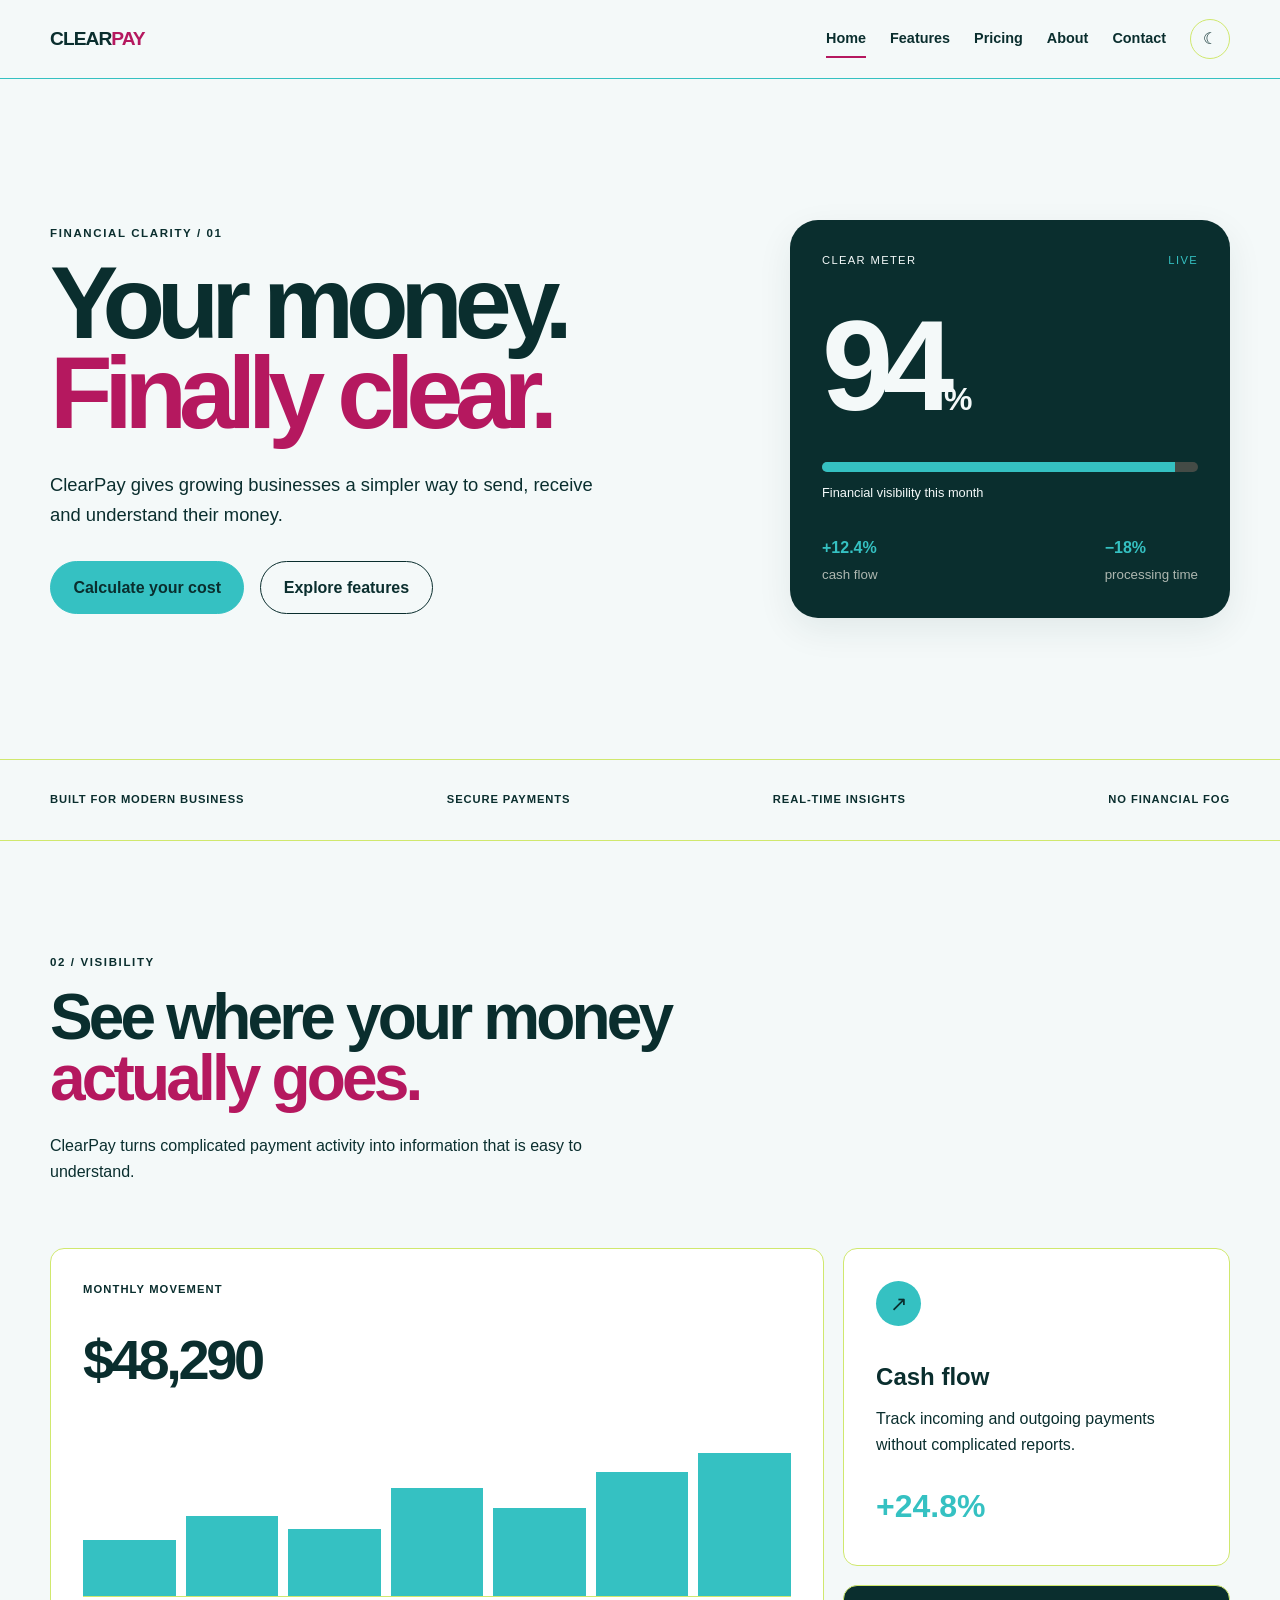
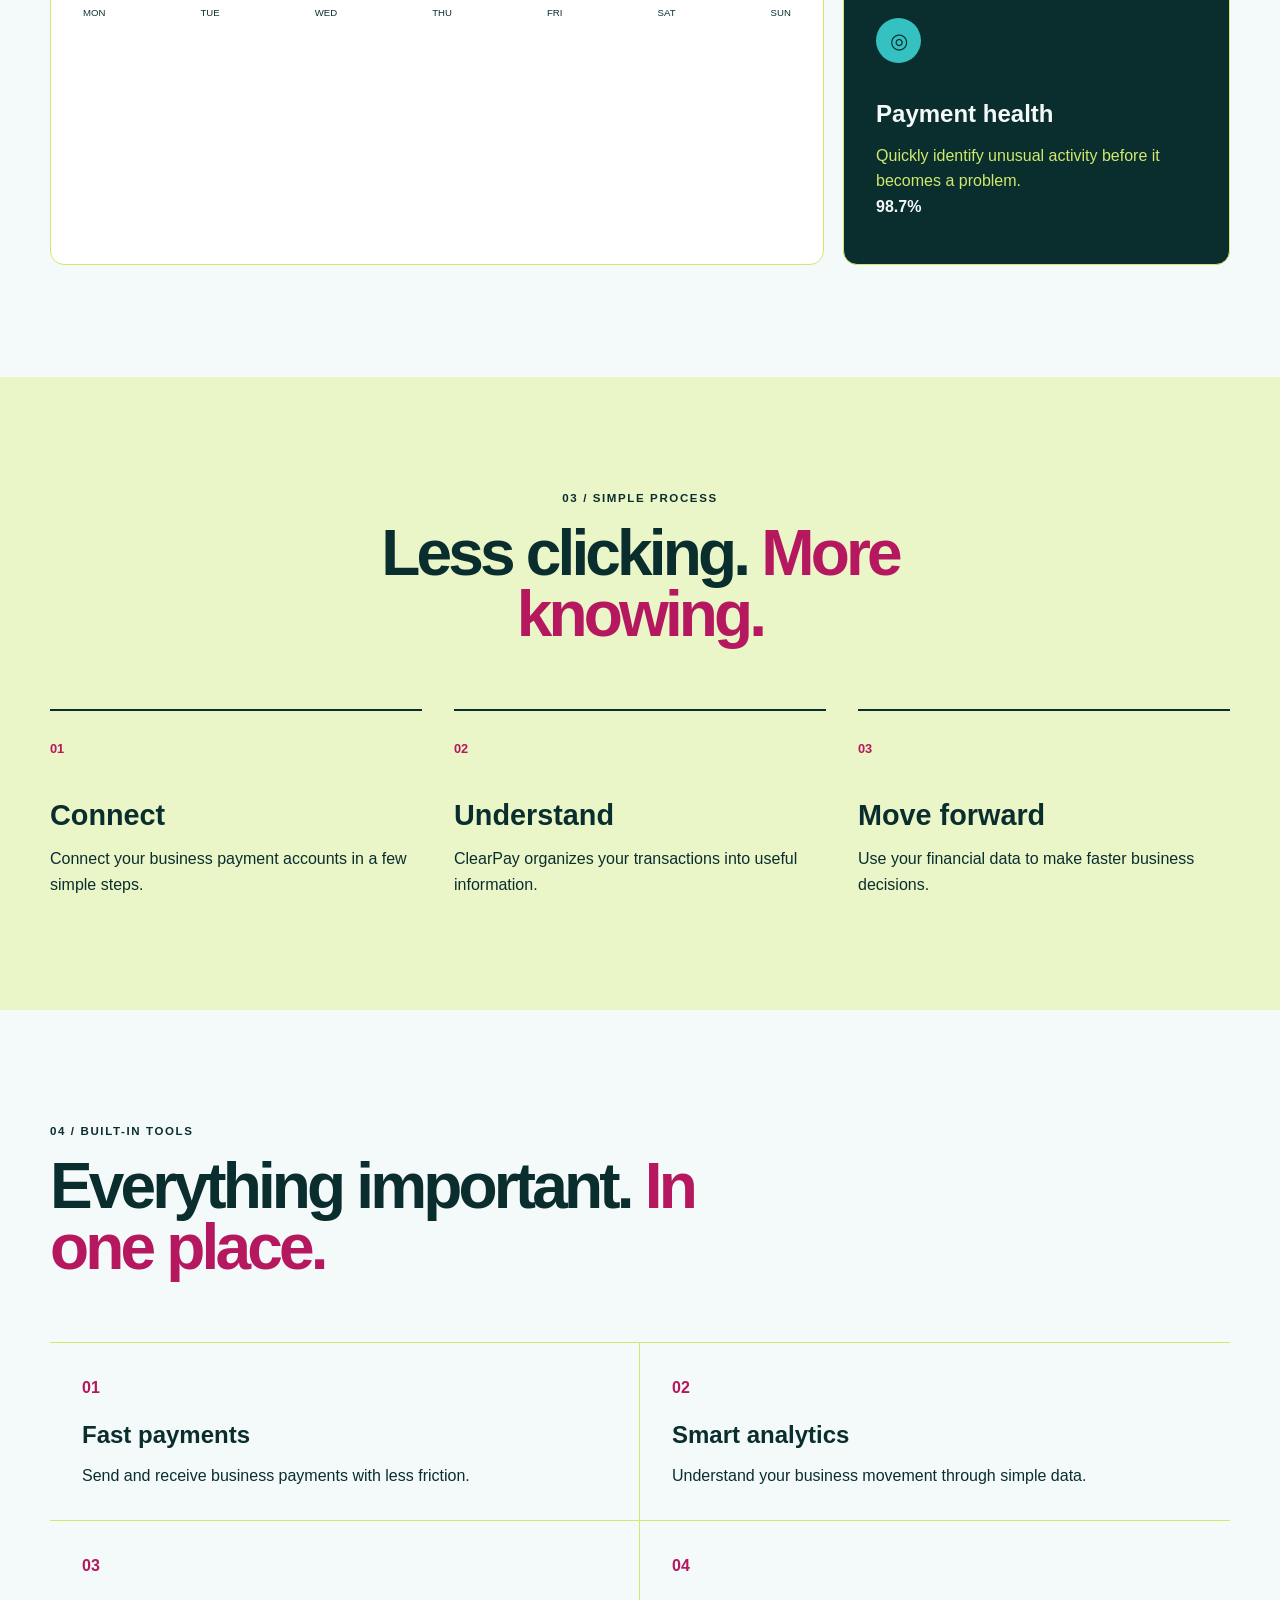
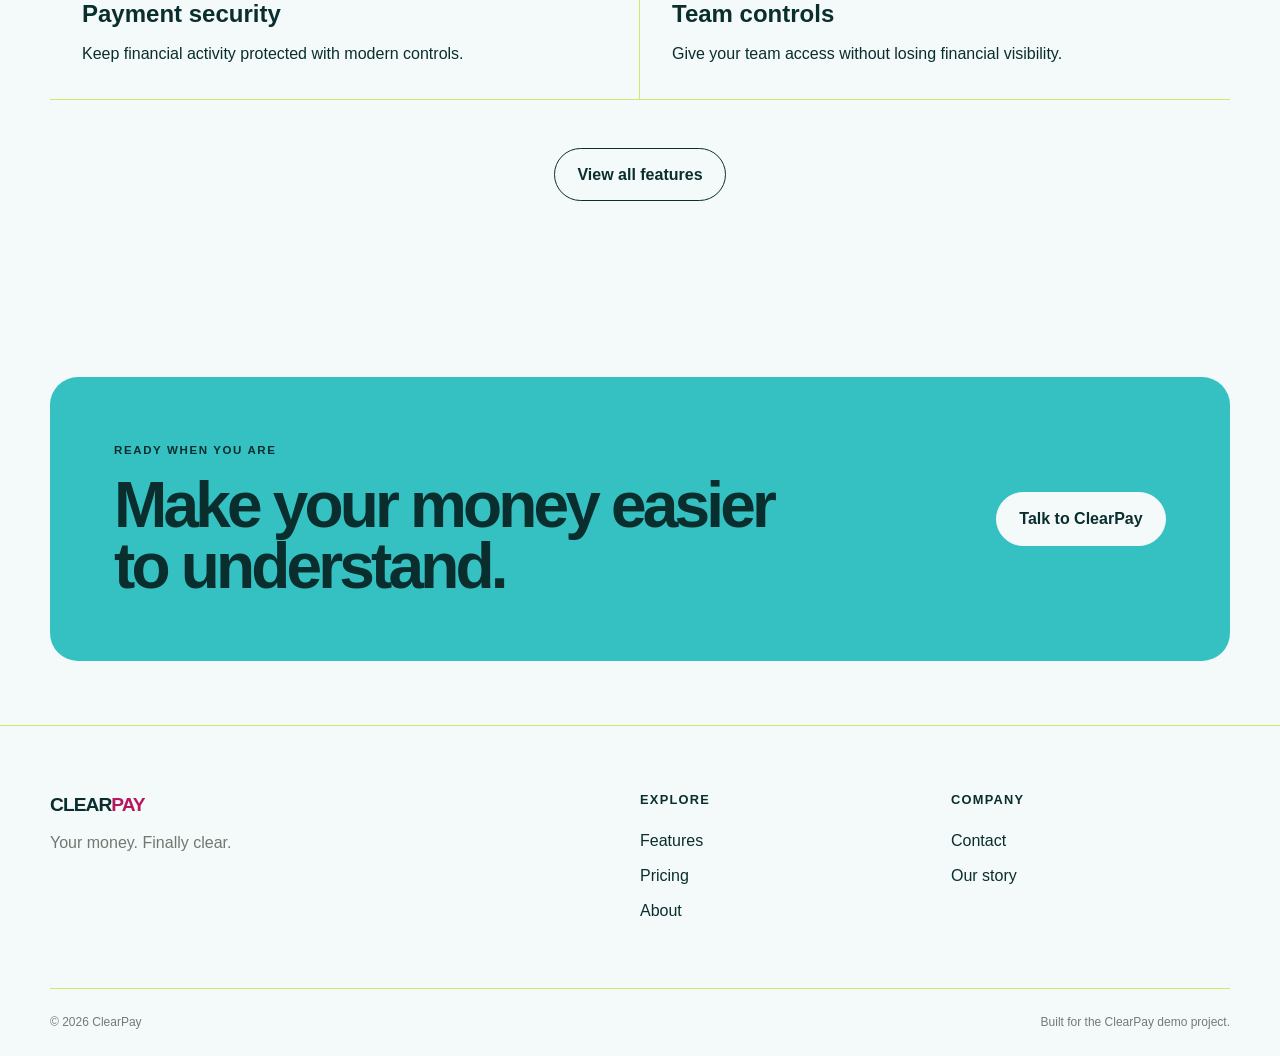
<file: index.html>
<!DOCTYPE html>
<html lang="en">
<head>
    <meta charset="UTF-8">

    <meta name="viewport" content="width=device-width, initial-scale=1.0">

    <meta name="description"
        content="ClearPay makes business payments easier, clearer and smarter.">

    <title>ClearPay | Your Money. Finally Clear.</title>

    <link rel="stylesheet" href="css/style.css">
    <link rel="stylesheet" href="css/responsive.css">
    <link rel="stylesheet" href="css/animations.css">
</head>

<body>

<a class="skip-link" href="#main-content">Skip to content</a>

<header class="site-header">

    <nav class="navbar container" aria-label="Main navigation">

        <a href="index.html" class="logo">
            CLEAR<span>PAY</span>
        </a>

        <button class="menu-button"
                id="menuButton"
                aria-label="Open menu"
                aria-expanded="false">
            ☰
        </button>

        <div class="nav-links" id="navLinks">

            <a href="index.html" class="active">Home</a>
            <a href="features.html">Features</a>
            <a href="pricing.html">Pricing</a>
            <a href="about.html">About</a>
            <a href="contact.html">Contact</a>

            <button class="theme-button"
                    id="themeButton"
                    aria-label="Toggle dark mode">
                ☾
            </button>

        </div>

    </nav>

</header>


<main id="main-content">

    <!-- HERO -->

    <section class="hero container">

        <div class="hero-content reveal">

            <p class="eyebrow">
                FINANCIAL CLARITY / 01
            </p>

            <h1>
                Your money.
                <span>Finally clear.</span>
            </h1>

            <p class="hero-text">
                ClearPay gives growing businesses a simpler way
                to send, receive and understand their money.
            </p>

            <div class="hero-buttons">

                <a href="pricing.html" class="button button-primary">
                    Calculate your cost
                </a>

                <a href="features.html" class="button button-outline">
                    Explore features
                </a>

            </div>

        </div>


        <div class="clear-meter reveal">

            <div class="meter-top">
                <span>CLEAR METER</span>
                <span>LIVE</span>
            </div>

            <div class="meter-number">
                94<span>%</span>
            </div>

            <div class="meter-line">
                <div class="meter-fill"></div>
            </div>

            <p>
                Financial visibility this month
            </p>

            <div class="meter-stats">

                <div>
                    <strong>+12.4%</strong>
                    <small>cash flow</small>
                </div>

                <div>
                    <strong>−18%</strong>
                    <small>processing time</small>
                </div>

            </div>

        </div>

    </section>


    <!-- TRUST -->

    <section class="trust-strip">

        <div class="container trust-items">

            <span>BUILT FOR MODERN BUSINESS</span>
            <span>SECURE PAYMENTS</span>
            <span>REAL-TIME INSIGHTS</span>
            <span>NO FINANCIAL FOG</span>

        </div>

    </section>


    <!-- MONEY VISIBILITY -->

    <section class="section container">

        <div class="section-heading reveal">

            <p class="eyebrow">02 / VISIBILITY</p>

            <h2>
                See where your money
                <em>actually goes.</em>
            </h2>

            <p>
                ClearPay turns complicated payment activity
                into information that is easy to understand.
            </p>

        </div>


        <div class="visibility-grid">

            <article class="data-card large reveal">

                <div class="card-label">
                    MONTHLY MOVEMENT
                </div>

                <div class="big-value">
                    $48,290
                </div>

                <div class="fake-chart">

                    <span style="height:35%"></span>
                    <span style="height:50%"></span>
                    <span style="height:42%"></span>
                    <span style="height:68%"></span>
                    <span style="height:55%"></span>
                    <span style="height:78%"></span>
                    <span style="height:90%"></span>

                </div>

                <div class="chart-labels">
                    <span>MON</span>
                    <span>TUE</span>
                    <span>WED</span>
                    <span>THU</span>
                    <span>FRI</span>
                    <span>SAT</span>
                    <span>SUN</span>
                </div>

            </article>


            <article class="data-card reveal">

                <span class="card-icon">↗</span>

                <h3>Cash flow</h3>

                <p>
                    Track incoming and outgoing payments
                    without complicated reports.
                </p>

                <strong class="green-number">
                    +24.8%
                </strong>

            </article>


            <article class="data-card dark-card reveal">

                <span class="card-icon">◎</span>

                <h3>Payment health</h3>

                <p>
                    Quickly identify unusual activity
                    before it becomes a problem.
                </p>

                <strong>
                    98.7%
                </strong>

            </article>

        </div>

    </section>


    <!-- HOW IT WORKS -->

    <section class="section section-paper">

        <div class="container">

            <div class="section-heading centered reveal">

                <p class="eyebrow">03 / SIMPLE PROCESS</p>

                <h2>
                    Less clicking.
                    <em>More knowing.</em>
                </h2>

            </div>


            <div class="steps">

                <article class="step reveal">

                    <span>01</span>

                    <h3>Connect</h3>

                    <p>
                        Connect your business payment accounts
                        in a few simple steps.
                    </p>

                </article>


                <article class="step reveal">

                    <span>02</span>

                    <h3>Understand</h3>

                    <p>
                        ClearPay organizes your transactions
                        into useful information.
                    </p>

                </article>


                <article class="step reveal">

                    <span>03</span>

                    <h3>Move forward</h3>

                    <p>
                        Use your financial data to make
                        faster business decisions.
                    </p>

                </article>

            </div>

        </div>

    </section>


    <!-- FEATURES PREVIEW -->

    <section class="section container">

        <div class="section-heading reveal">

            <p class="eyebrow">04 / BUILT-IN TOOLS</p>

            <h2>
                Everything important.
                <em>In one place.</em>
            </h2>

        </div>


        <div class="mini-features">

            <article class="mini-feature reveal">
                <span>01</span>
                <h3>Fast payments</h3>
                <p>Send and receive business payments with less friction.</p>
            </article>

            <article class="mini-feature reveal">
                <span>02</span>
                <h3>Smart analytics</h3>
                <p>Understand your business movement through simple data.</p>
            </article>

            <article class="mini-feature reveal">
                <span>03</span>
                <h3>Payment security</h3>
                <p>Keep financial activity protected with modern controls.</p>
            </article>

            <article class="mini-feature reveal">
                <span>04</span>
                <h3>Team controls</h3>
                <p>Give your team access without losing financial visibility.</p>
            </article>

        </div>

        <div class="center-button">
            <a href="features.html" class="button button-outline">
                View all features
            </a>
        </div>

    </section>


    <!-- CTA -->

    <section class="cta container reveal">

        <div>

            <p class="eyebrow">READY WHEN YOU ARE</p>

            <h2>
                Make your money
                easier to understand.
            </h2>

        </div>

        <a href="contact.html" class="button button-light">
            Talk to ClearPay
        </a>

    </section>

</main>


<footer class="footer">

    <div class="container footer-grid">

        <div>

            <a href="index.html" class="logo footer-logo">
                CLEAR<span>PAY</span>
            </a>

            <p>
                Your money. Finally clear.
            </p>

        </div>


        <div>

            <h3>Explore</h3>

            <a href="features.html">Features</a>
            <a href="pricing.html">Pricing</a>
            <a href="about.html">About</a>

        </div>


        <div>

            <h3>Company</h3>

            <a href="contact.html">Contact</a>
            <a href="about.html">Our story</a>

        </div>

    </div>


    <div class="container footer-bottom">

        <span>
            © <span id="year"></span> ClearPay
        </span>

        <span>
            Built for the ClearPay demo project.
        </span>

    </div>

</footer>


<script src="js/theme.js"></script>
<script src="js/main.js"></script>

</body>
</html>
</file>
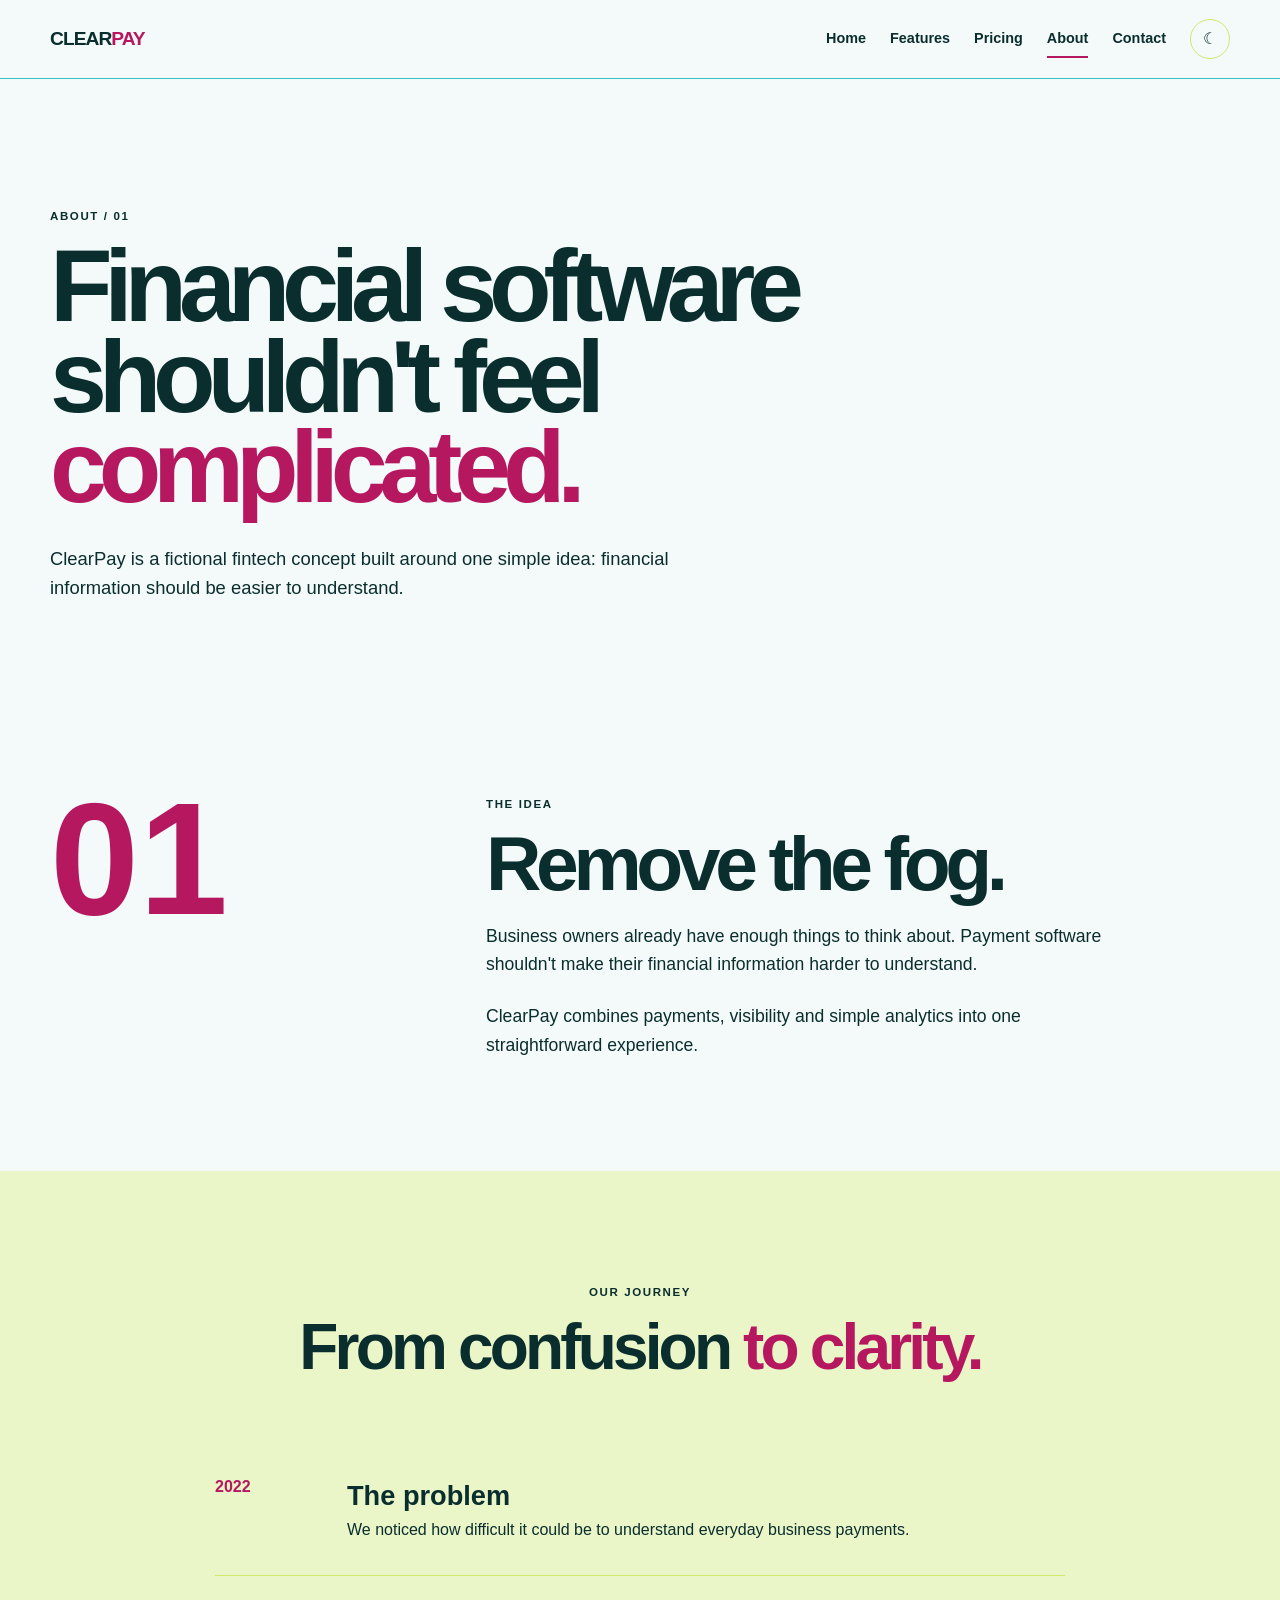
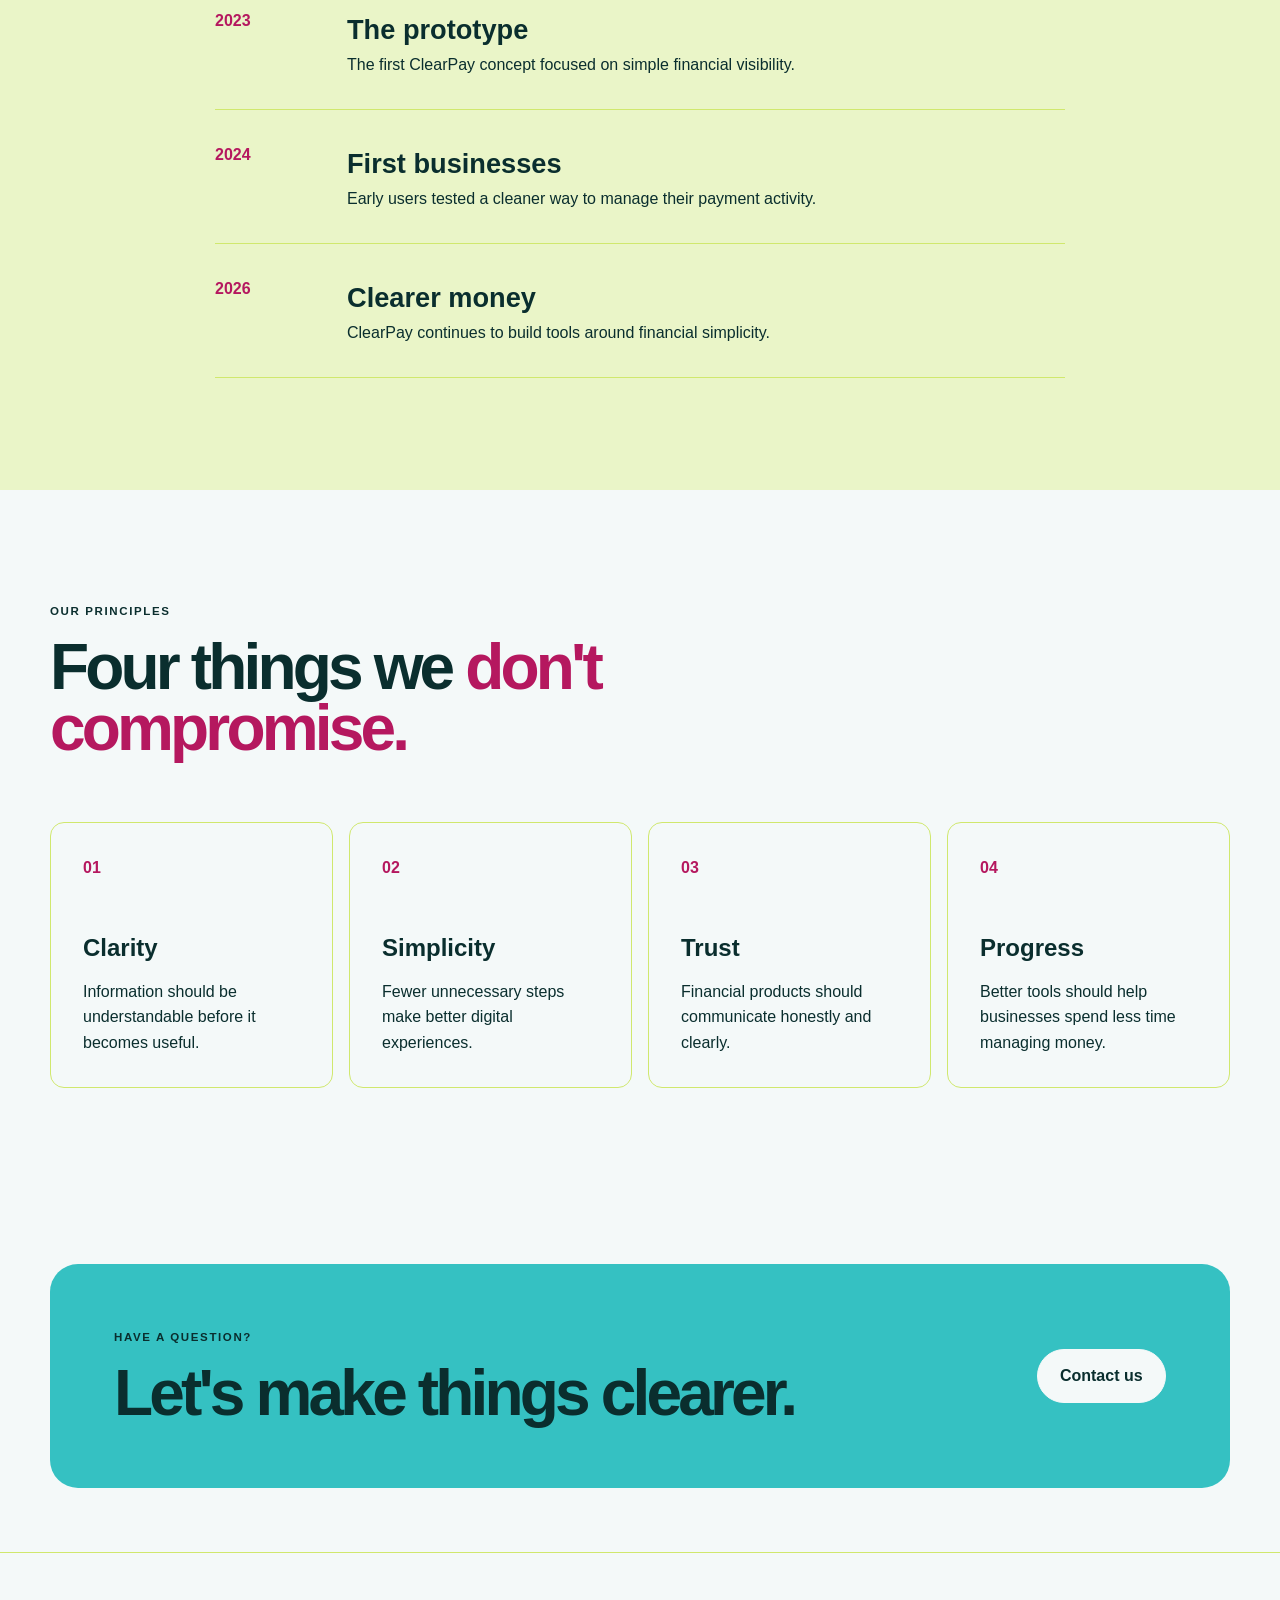
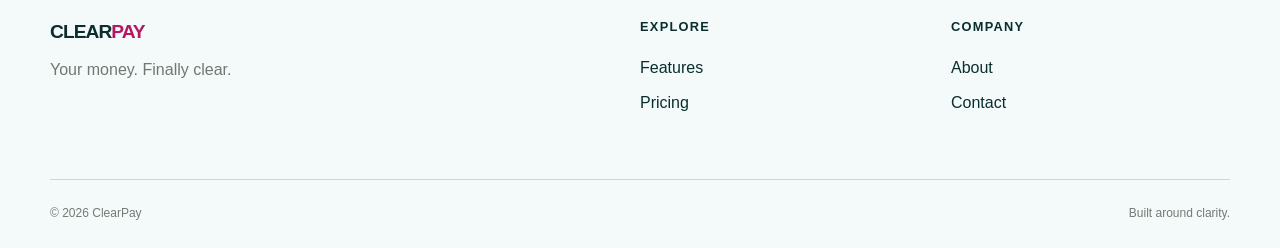
<file: about.html>
<!DOCTYPE html>
<html lang="en">

<head>

    <meta charset="UTF-8">

    <meta name="viewport"
          content="width=device-width, initial-scale=1.0">

    <meta name="description"
          content="Learn the story and principles behind ClearPay.">

    <title>About | ClearPay</title>

    <link rel="stylesheet" href="css/style.css">
    <link rel="stylesheet" href="css/responsive.css">
    <link rel="stylesheet" href="css/animations.css">

</head>


<body>

<a class="skip-link" href="#main-content">Skip to content</a>


<header class="site-header">

    <nav class="navbar container" aria-label="Main navigation">

        <a href="index.html" class="logo">
            CLEAR<span>PAY</span>
        </a>

        <button class="menu-button"
                id="menuButton"
                aria-label="Open menu"
                aria-expanded="false">
            ☰
        </button>

        <div class="nav-links" id="navLinks">

            <a href="index.html">Home</a>
            <a href="features.html">Features</a>
            <a href="pricing.html">Pricing</a>
            <a href="about.html" class="active">About</a>
            <a href="contact.html">Contact</a>

            <button class="theme-button"
                    id="themeButton"
                    aria-label="Toggle dark mode">
                ☾
            </button>

        </div>

    </nav>

</header>


<main id="main-content">


    <section class="page-hero container reveal">

        <p class="eyebrow">
            ABOUT / 01
        </p>

        <h1>
            Financial software
            shouldn't feel <span>complicated.</span>
        </h1>

        <p>
            ClearPay is a fictional fintech concept built around
            one simple idea: financial information should be easier
            to understand.
        </p>

    </section>


    <section class="section container">

        <div class="story-grid">

            <div class="story-number reveal">
                01
            </div>

            <div class="story-content reveal">

                <p class="eyebrow">
                    THE IDEA
                </p>

                <h2>
                    Remove the fog.
                </h2>

                <p>
                    Business owners already have enough things
                    to think about. Payment software shouldn't
                    make their financial information harder to understand.
                </p>

                <p>
                    ClearPay combines payments, visibility and
                    simple analytics into one straightforward
                    experience.
                </p>

            </div>

        </div>

    </section>


    <!-- TIMELINE -->

    <section class="section section-paper">

        <div class="container">

            <div class="section-heading centered reveal">

                <p class="eyebrow">
                    OUR JOURNEY
                </p>

                <h2>
                    From confusion
                    <em>to clarity.</em>
                </h2>

            </div>


            <div class="timeline">


                <article class="timeline-item reveal">

                    <span>2022</span>

                    <div>
                        <h3>The problem</h3>

                        <p>
                            We noticed how difficult it could be
                            to understand everyday business payments.
                        </p>
                    </div>

                </article>


                <article class="timeline-item reveal">

                    <span>2023</span>

                    <div>
                        <h3>The prototype</h3>

                        <p>
                            The first ClearPay concept focused
                            on simple financial visibility.
                        </p>
                    </div>

                </article>


                <article class="timeline-item reveal">

                    <span>2024</span>

                    <div>
                        <h3>First businesses</h3>

                        <p>
                            Early users tested a cleaner way
                            to manage their payment activity.
                        </p>
                    </div>

                </article>


                <article class="timeline-item reveal">

                    <span>2026</span>

                    <div>
                        <h3>Clearer money</h3>

                        <p>
                            ClearPay continues to build tools
                            around financial simplicity.
                        </p>
                    </div>

                </article>


            </div>

        </div>

    </section>


    <!-- VALUES -->

    <section class="section container">

        <div class="section-heading reveal">

            <p class="eyebrow">
                OUR PRINCIPLES
            </p>

            <h2>
                Four things we
                <em>don't compromise.</em>
            </h2>

        </div>


        <div class="values-grid">


            <article class="value-card reveal">

                <span>01</span>

                <h3>Clarity</h3>

                <p>
                    Information should be understandable
                    before it becomes useful.
                </p>

            </article>


            <article class="value-card reveal">

                <span>02</span>

                <h3>Simplicity</h3>

                <p>
                    Fewer unnecessary steps make better
                    digital experiences.
                </p>

            </article>


            <article class="value-card reveal">

                <span>03</span>

                <h3>Trust</h3>

                <p>
                    Financial products should communicate
                    honestly and clearly.
                </p>

            </article>


            <article class="value-card reveal">

                <span>04</span>

                <h3>Progress</h3>

                <p>
                    Better tools should help businesses
                    spend less time managing money.
                </p>

            </article>


        </div>

    </section>


    <section class="cta container reveal">

        <div>

            <p class="eyebrow">
                HAVE A QUESTION?
            </p>

            <h2>
                Let's make things clearer.
            </h2>

        </div>

        <a href="contact.html"
           class="button button-light">
            Contact us
        </a>

    </section>


</main>


<footer class="footer">

    <div class="container footer-grid">

        <div>

            <a href="index.html" class="logo footer-logo">
                CLEAR<span>PAY</span>
            </a>

            <p>Your money. Finally clear.</p>

        </div>

        <div>

            <h3>Explore</h3>

            <a href="features.html">Features</a>
            <a href="pricing.html">Pricing</a>

        </div>

        <div>

            <h3>Company</h3>

            <a href="about.html">About</a>
            <a href="contact.html">Contact</a>

        </div>

    </div>


    <div class="container footer-bottom">

        <span>
            © <span id="year"></span> ClearPay
        </span>

        <span>
            Built around clarity.
        </span>

    </div>

</footer>


<script src="js/theme.js"></script>
<script src="js/main.js"></script>

</body>
</html>
</file>
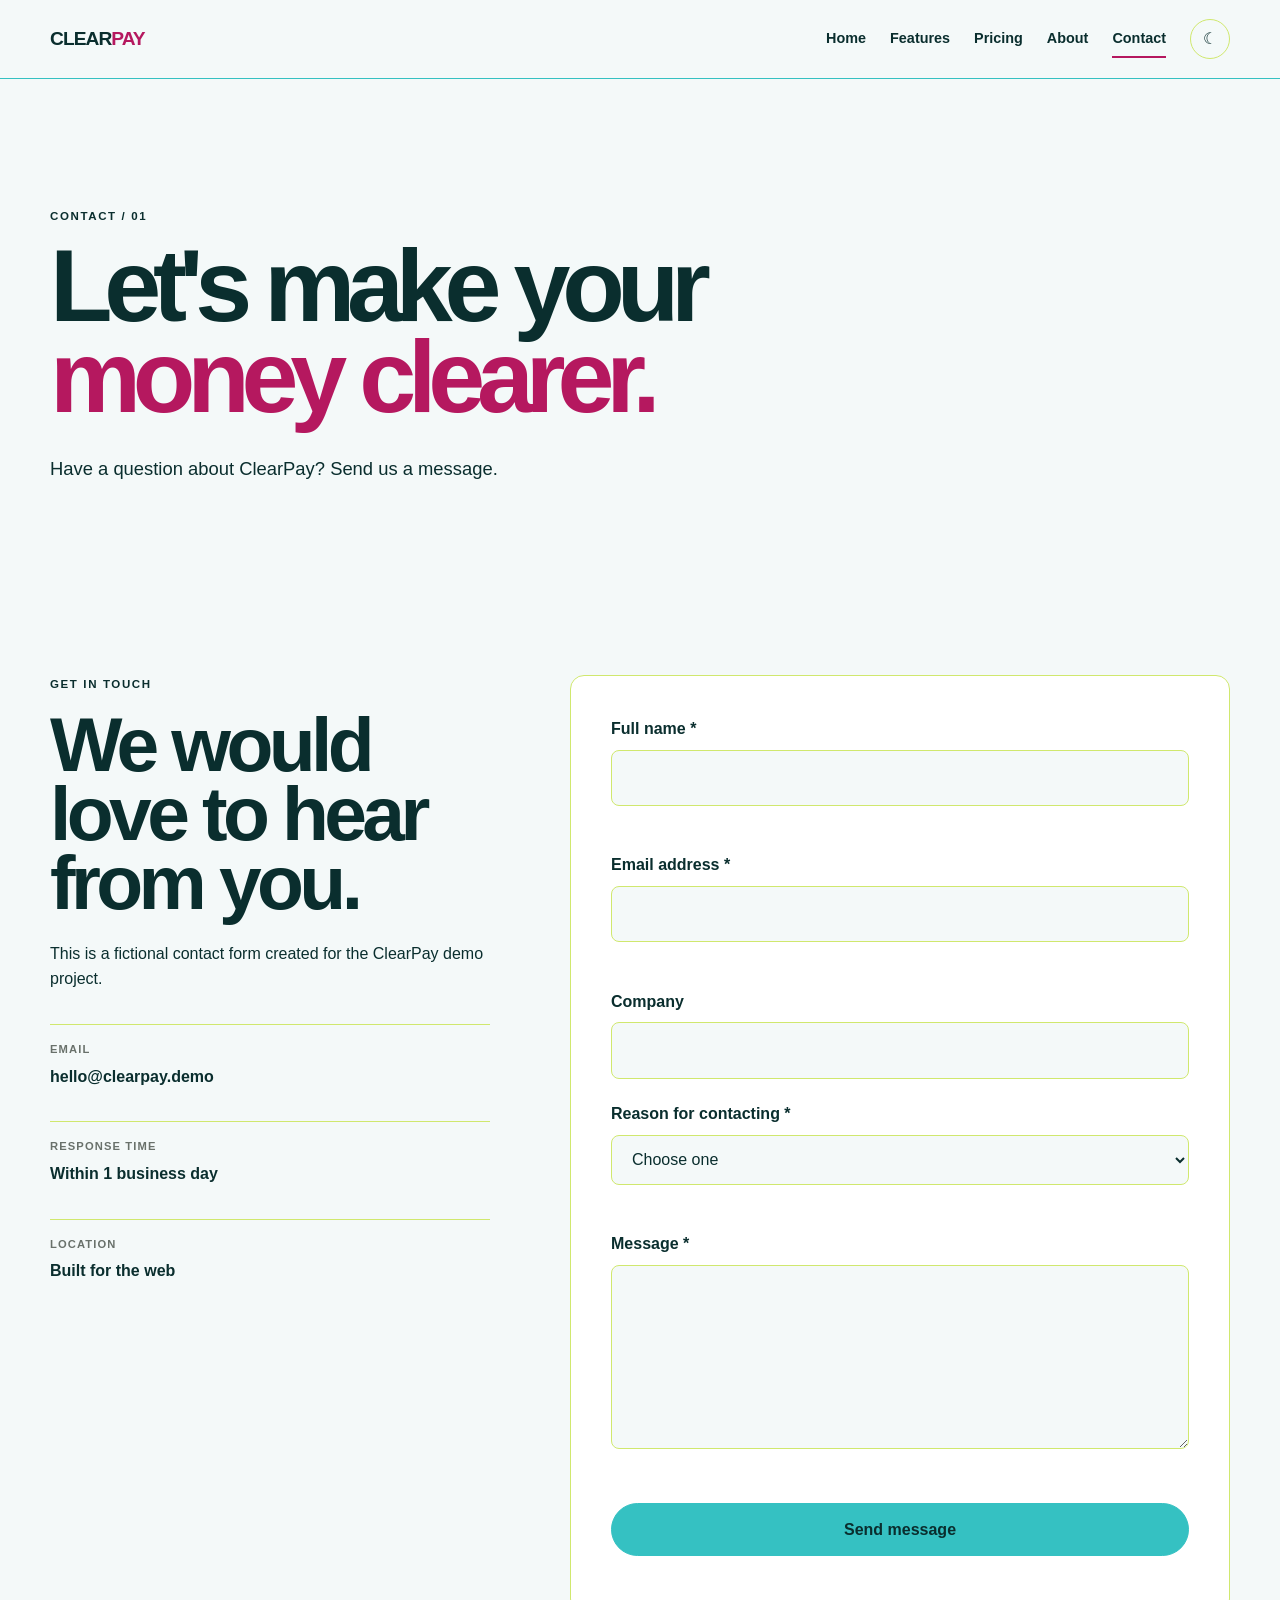
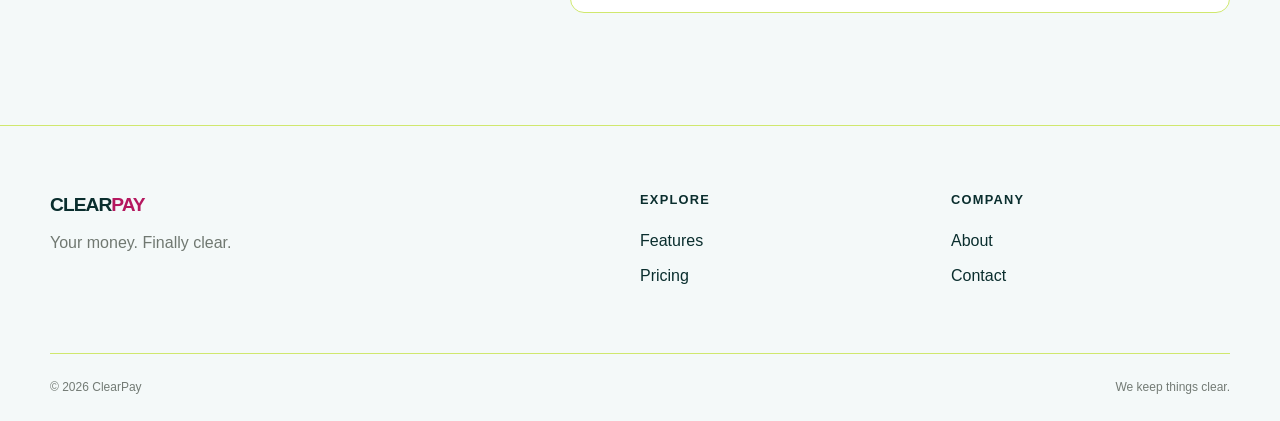
<file: contact.html>
<!DOCTYPE html>
<html lang="en">

<head>

    <meta charset="UTF-8">

    <meta name="viewport"
          content="width=device-width, initial-scale=1.0">

    <meta name="description"
          content="Contact the ClearPay team.">

    <title>Contact | ClearPay</title>

    <link rel="stylesheet" href="css/style.css">
    <link rel="stylesheet" href="css/responsive.css">
    <link rel="stylesheet" href="css/animations.css">

</head>


<body>

<a class="skip-link" href="#main-content">Skip to content</a>


<header class="site-header">

    <nav class="navbar container" aria-label="Main navigation">

        <a href="index.html" class="logo">
            CLEAR<span>PAY</span>
        </a>

        <button class="menu-button"
                id="menuButton"
                aria-label="Open menu"
                aria-expanded="false">
            ☰
        </button>

        <div class="nav-links" id="navLinks">

            <a href="index.html">Home</a>
            <a href="features.html">Features</a>
            <a href="pricing.html">Pricing</a>
            <a href="about.html">About</a>
            <a href="contact.html" class="active">Contact</a>

            <button class="theme-button"
                    id="themeButton"
                    aria-label="Toggle dark mode">
                ☾
            </button>

        </div>

    </nav>

</header>


<main id="main-content">


    <section class="page-hero container reveal">

        <p class="eyebrow">
            CONTACT / 01
        </p>

        <h1>
            Let's make your
            <span>money clearer.</span>
        </h1>

        <p>
            Have a question about ClearPay?
            Send us a message.
        </p>

    </section>


    <section class="section container">


        <div class="contact-layout">


            <!-- CONTACT INFO -->

            <div class="contact-info reveal">

                <p class="eyebrow">
                    GET IN TOUCH
                </p>

                <h2>
                    We would love
                    to hear from you.
                </h2>

                <p>
                    This is a fictional contact form created
                    for the ClearPay demo project.
                </p>


                <div class="contact-detail">

                    <span>EMAIL</span>

                    <strong>
                        hello@clearpay.demo
                    </strong>

                </div>


                <div class="contact-detail">

                    <span>RESPONSE TIME</span>

                    <strong>
                        Within 1 business day
                    </strong>

                </div>


                <div class="contact-detail">

                    <span>LOCATION</span>

                    <strong>
                        Built for the web
                    </strong>

                </div>

            </div>


            <!-- FORM -->

            <div class="contact-form-box reveal">

                <form id="contactForm" novalidate>


                    <div class="form-group">

                        <label for="name">
                            Full name *
                        </label>

                        <input type="text"
                               id="name"
                               name="name"
                               autocomplete="name"
                               aria-describedby="nameError">

                        <small class="error-message"
                               id="nameError">
                        </small>

                    </div>


                    <div class="form-group">

                        <label for="email">
                            Email address *
                        </label>

                        <input type="email"
                               id="email"
                               name="email"
                               autocomplete="email"
                               aria-describedby="emailError">

                        <small class="error-message"
                               id="emailError">
                        </small>

                    </div>


                    <div class="form-group">

                        <label for="company">
                            Company
                        </label>

                        <input type="text"
                               id="company"
                               name="company"
                               autocomplete="organization">

                    </div>


                    <div class="form-group">

                        <label for="reason">
                            Reason for contacting *
                        </label>

                        <select id="reason"
                                name="reason"
                                aria-describedby="reasonError">

                            <option value="">
                                Choose one
                            </option>

                            <option value="pricing">
                                Pricing question
                            </option>

                            <option value="features">
                                Feature question
                            </option>

                            <option value="partnership">
                                Partnership
                            </option>

                            <option value="other">
                                Other
                            </option>

                        </select>

                        <small class="error-message"
                               id="reasonError">
                        </small>

                    </div>


                    <div class="form-group">

                        <label for="message">
                            Message *
                        </label>

                        <textarea id="message"
                                  name="message"
                                  rows="6"
                                  aria-describedby="messageError"></textarea>

                        <small class="error-message"
                               id="messageError">
                        </small>

                    </div>


                    <button type="submit"
                            class="button button-primary full-button">
                        Send message
                    </button>


                    <div id="formSuccess"
                         class="success-message"
                         role="status">
                    </div>


                </form>

            </div>

        </div>

    </section>


</main>


<footer class="footer">

    <div class="container footer-grid">

        <div>

            <a href="index.html" class="logo footer-logo">
                CLEAR<span>PAY</span>
            </a>

            <p>Your money. Finally clear.</p>

        </div>

        <div>

            <h3>Explore</h3>

            <a href="features.html">Features</a>
            <a href="pricing.html">Pricing</a>

        </div>

        <div>

            <h3>Company</h3>

            <a href="about.html">About</a>
            <a href="contact.html">Contact</a>

        </div>

    </div>


    <div class="container footer-bottom">

        <span>
            © <span id="year"></span> ClearPay
        </span>

        <span>
            We keep things clear.
        </span>

    </div>

</footer>


<script src="js/theme.js"></script>
<script src="js/main.js"></script>
<script src="js/contact.js"></script>

</body>
</html>
</file>
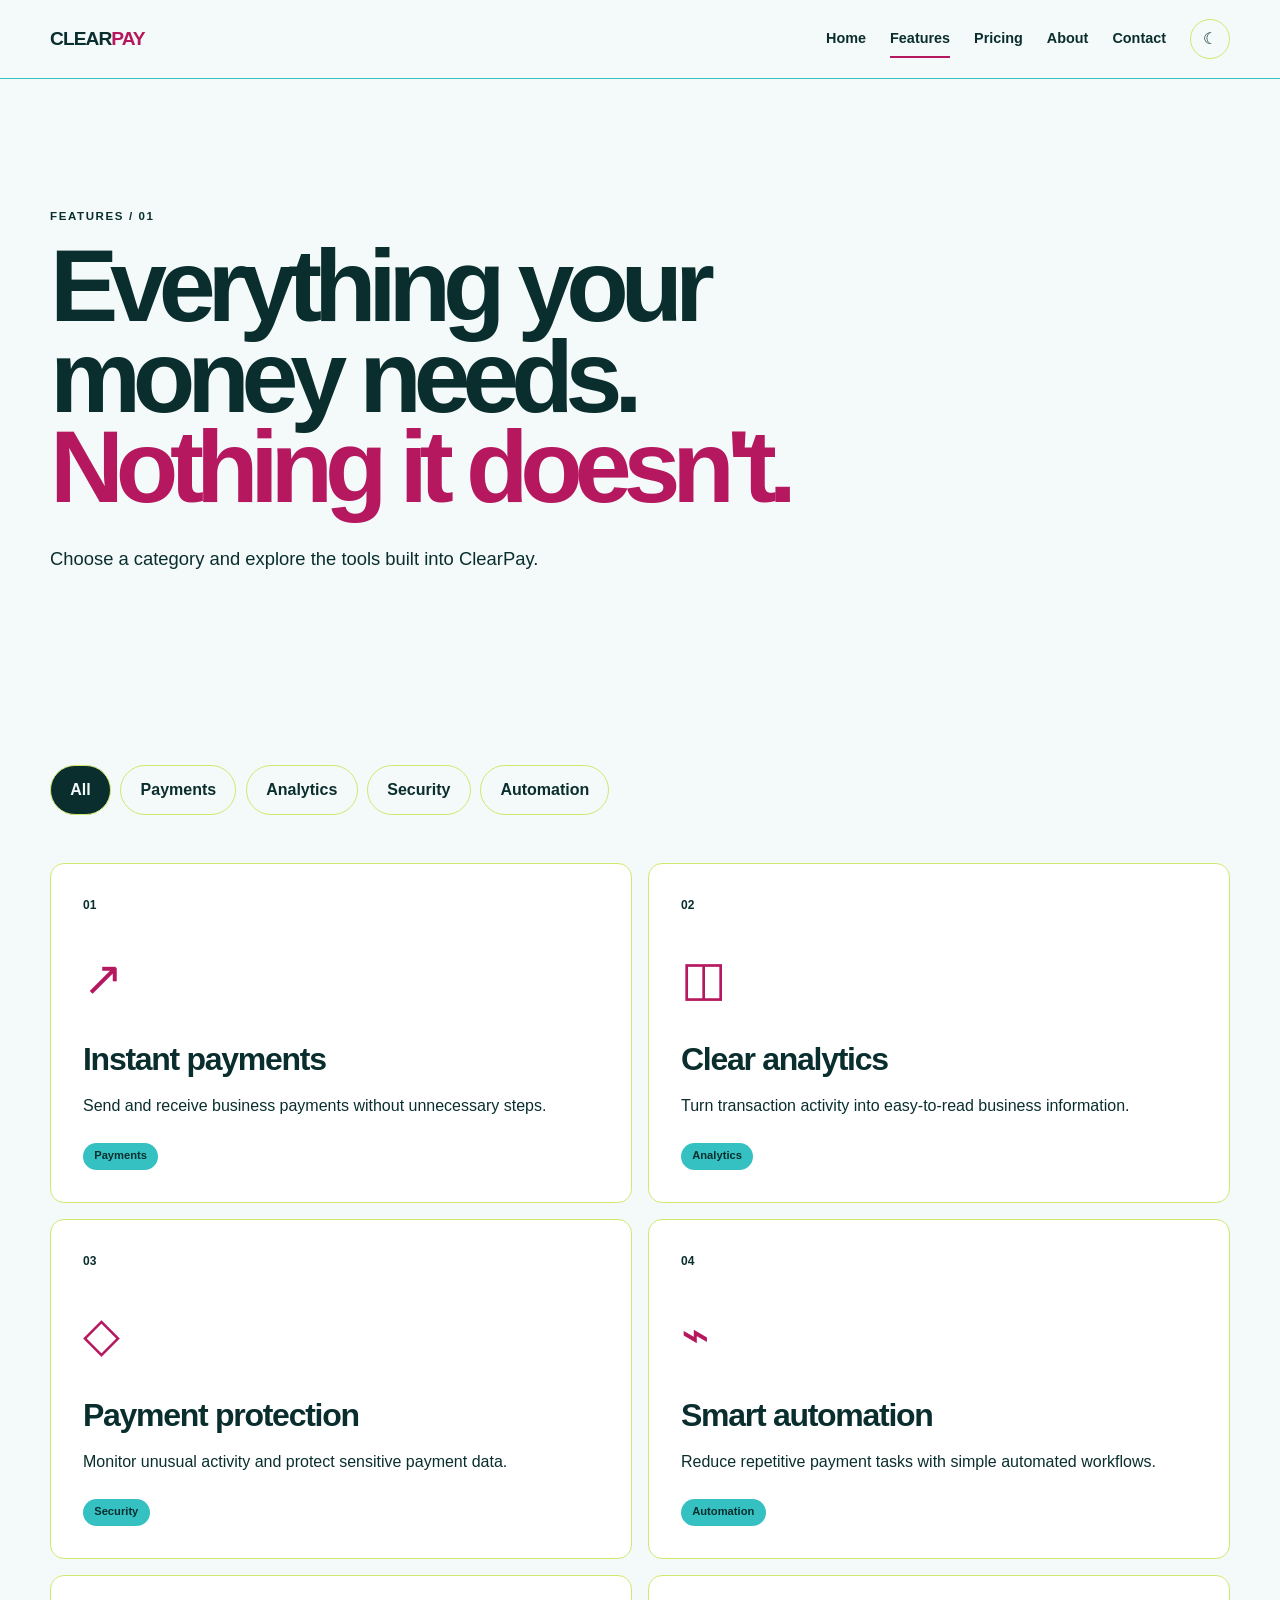
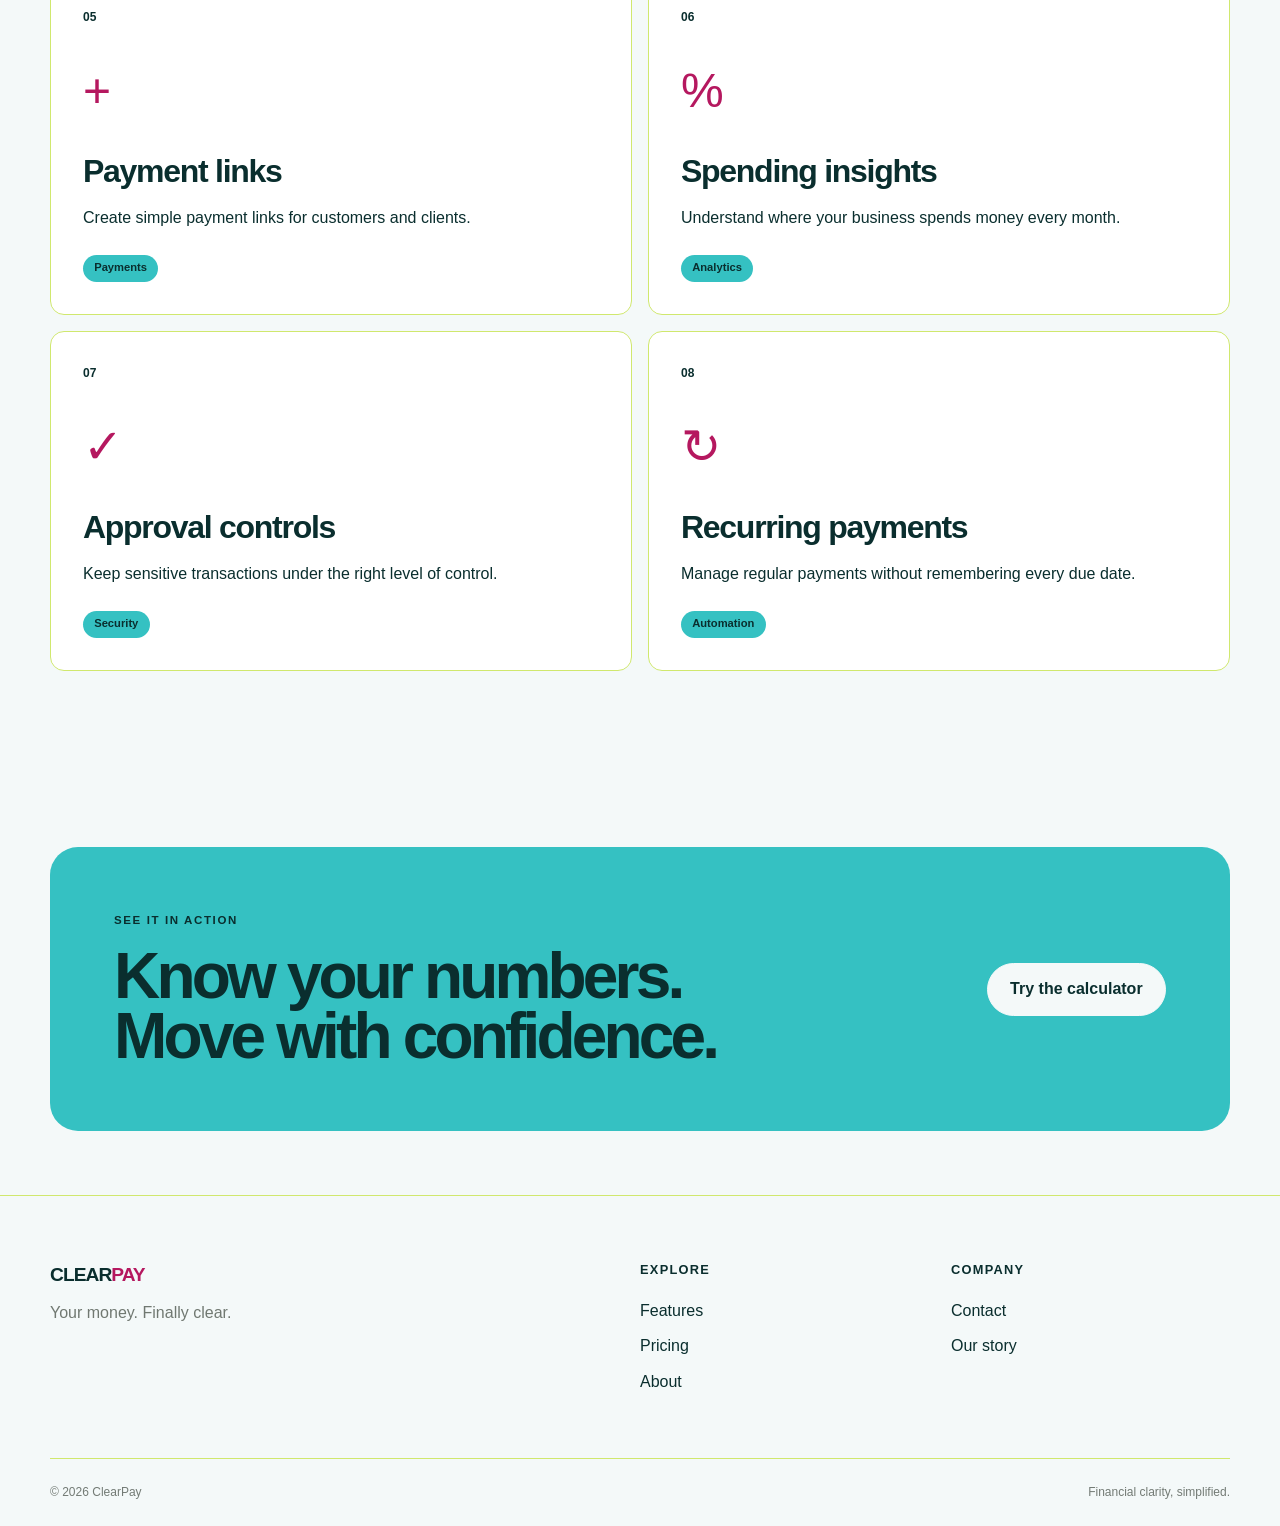
<file: features.html>
<!DOCTYPE html>
<html lang="en">

<head>

    <meta charset="UTF-8">

    <meta name="viewport" content="width=device-width, initial-scale=1.0">

    <meta name="description"
          content="Explore ClearPay payment, analytics, security and automation features.">

    <title>Features | ClearPay</title>

    <link rel="stylesheet" href="css/style.css">
    <link rel="stylesheet" href="css/responsive.css">
    <link rel="stylesheet" href="css/animations.css">

</head>


<body>

<a class="skip-link" href="#main-content">Skip to content</a>


<header class="site-header">

    <nav class="navbar container" aria-label="Main navigation">

        <a href="index.html" class="logo">
            CLEAR<span>PAY</span>
        </a>

        <button class="menu-button"
                id="menuButton"
                aria-label="Open menu"
                aria-expanded="false">
            ☰
        </button>

        <div class="nav-links" id="navLinks">

            <a href="index.html">Home</a>
            <a href="features.html" class="active">Features</a>
            <a href="pricing.html">Pricing</a>
            <a href="about.html">About</a>
            <a href="contact.html">Contact</a>

            <button class="theme-button"
                    id="themeButton"
                    aria-label="Toggle dark mode">
                ☾
            </button>

        </div>

    </nav>

</header>


<main id="main-content">

    <section class="page-hero container reveal">

        <p class="eyebrow">
            FEATURES / 01
        </p>

        <h1>
            Everything your money needs.
            <span>Nothing it doesn't.</span>
        </h1>

        <p>
            Choose a category and explore the tools
            built into ClearPay.
        </p>

    </section>


    <section class="section container">

        <div class="filter-buttons" aria-label="Feature filters">

            <button class="filter-button active"
                    data-filter="all">
                All
            </button>

            <button class="filter-button"
                    data-filter="payments">
                Payments
            </button>

            <button class="filter-button"
                    data-filter="analytics">
                Analytics
            </button>

            <button class="filter-button"
                    data-filter="security">
                Security
            </button>

            <button class="filter-button"
                    data-filter="automation">
                Automation
            </button>

        </div>


        <div class="features-grid" id="featuresGrid">


            <article class="feature-card reveal"
                     data-category="payments">

                <span class="feature-number">01</span>

                <span class="feature-symbol">↗</span>

                <h2>Instant payments</h2>

                <p>
                    Send and receive business payments
                    without unnecessary steps.
                </p>

                <span class="category-tag">
                    Payments
                </span>

            </article>


            <article class="feature-card reveal"
                     data-category="analytics">

                <span class="feature-number">02</span>

                <span class="feature-symbol">◫</span>

                <h2>Clear analytics</h2>

                <p>
                    Turn transaction activity into
                    easy-to-read business information.
                </p>

                <span class="category-tag">
                    Analytics
                </span>

            </article>


            <article class="feature-card reveal"
                     data-category="security">

                <span class="feature-number">03</span>

                <span class="feature-symbol">◇</span>

                <h2>Payment protection</h2>

                <p>
                    Monitor unusual activity and
                    protect sensitive payment data.
                </p>

                <span class="category-tag">
                    Security
                </span>

            </article>


            <article class="feature-card reveal"
                     data-category="automation">

                <span class="feature-number">04</span>

                <span class="feature-symbol">⌁</span>

                <h2>Smart automation</h2>

                <p>
                    Reduce repetitive payment tasks
                    with simple automated workflows.
                </p>

                <span class="category-tag">
                    Automation
                </span>

            </article>


            <article class="feature-card reveal"
                     data-category="payments">

                <span class="feature-number">05</span>

                <span class="feature-symbol">+</span>

                <h2>Payment links</h2>

                <p>
                    Create simple payment links
                    for customers and clients.
                </p>

                <span class="category-tag">
                    Payments
                </span>

            </article>


            <article class="feature-card reveal"
                     data-category="analytics">

                <span class="feature-number">06</span>

                <span class="feature-symbol">%</span>

                <h2>Spending insights</h2>

                <p>
                    Understand where your business
                    spends money every month.
                </p>

                <span class="category-tag">
                    Analytics
                </span>

            </article>


            <article class="feature-card reveal"
                     data-category="security">

                <span class="feature-number">07</span>

                <span class="feature-symbol">✓</span>

                <h2>Approval controls</h2>

                <p>
                    Keep sensitive transactions
                    under the right level of control.
                </p>

                <span class="category-tag">
                    Security
                </span>

            </article>


            <article class="feature-card reveal"
                     data-category="automation">

                <span class="feature-number">08</span>

                <span class="feature-symbol">↻</span>

                <h2>Recurring payments</h2>

                <p>
                    Manage regular payments without
                    remembering every due date.
                </p>

                <span class="category-tag">
                    Automation
                </span>

            </article>


        </div>

    </section>


    <section class="cta container reveal">

        <div>

            <p class="eyebrow">SEE IT IN ACTION</p>

            <h2>
                Know your numbers.
                Move with confidence.
            </h2>

        </div>

        <a href="pricing.html" class="button button-light">
            Try the calculator
        </a>

    </section>

</main>


<footer class="footer">

    <div class="container footer-grid">

        <div>

            <a href="index.html" class="logo footer-logo">
                CLEAR<span>PAY</span>
            </a>

            <p>Your money. Finally clear.</p>

        </div>

        <div>
            <h3>Explore</h3>
            <a href="features.html">Features</a>
            <a href="pricing.html">Pricing</a>
            <a href="about.html">About</a>
        </div>

        <div>
            <h3>Company</h3>
            <a href="contact.html">Contact</a>
            <a href="about.html">Our story</a>
        </div>

    </div>


    <div class="container footer-bottom">

        <span>
            © <span id="year"></span> ClearPay
        </span>

        <span>
            Financial clarity, simplified.
        </span>

    </div>

</footer>


<script src="js/theme.js"></script>
<script src="js/main.js"></script>
<script src="js/features.js"></script>

</body>
</html>
</file>
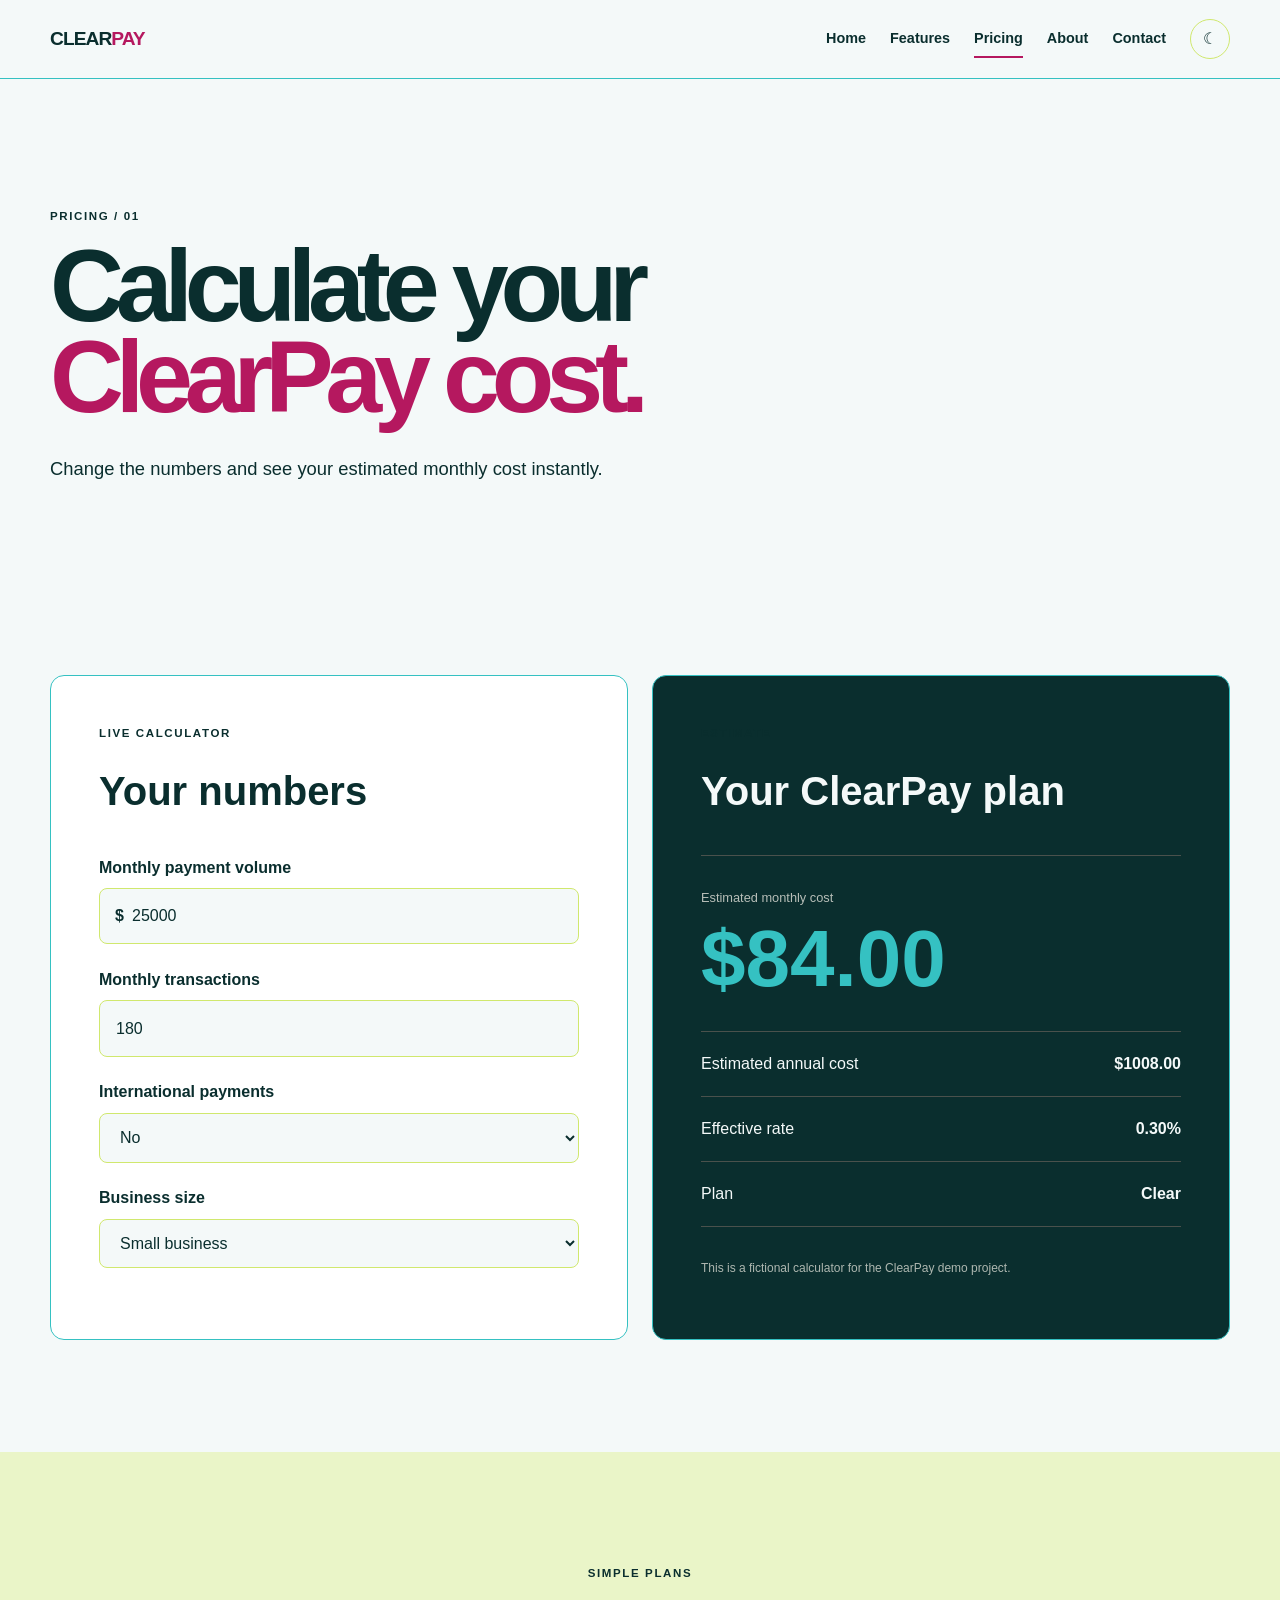
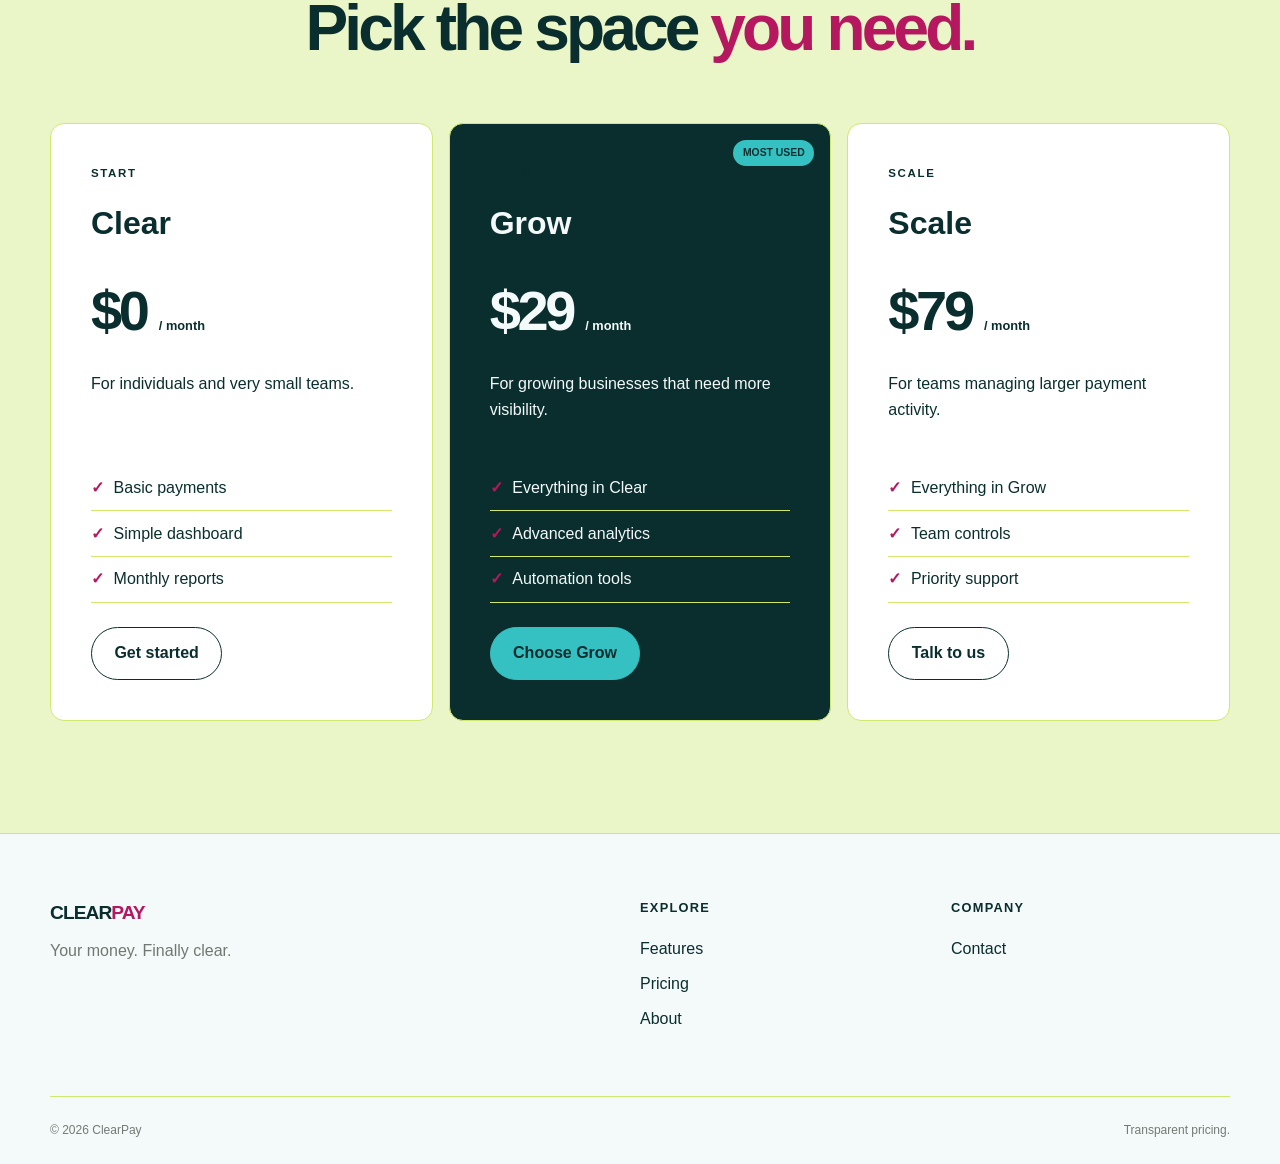
<file: pricing.html>
<!DOCTYPE html>
<html lang="en">

<head>

    <meta charset="UTF-8">

    <meta name="viewport"
          content="width=device-width, initial-scale=1.0">

    <meta name="description"
          content="Calculate your estimated ClearPay pricing.">

    <title>Pricing | ClearPay</title>

    <link rel="stylesheet" href="css/style.css">
    <link rel="stylesheet" href="css/responsive.css">
    <link rel="stylesheet" href="css/animations.css">

</head>


<body>

<a class="skip-link" href="#main-content">Skip to content</a>


<header class="site-header">

    <nav class="navbar container" aria-label="Main navigation">

        <a href="index.html" class="logo">
            CLEAR<span>PAY</span>
        </a>

        <button class="menu-button"
                id="menuButton"
                aria-label="Open menu"
                aria-expanded="false">
            ☰
        </button>

        <div class="nav-links" id="navLinks">

            <a href="index.html">Home</a>
            <a href="features.html">Features</a>
            <a href="pricing.html" class="active">Pricing</a>
            <a href="about.html">About</a>
            <a href="contact.html">Contact</a>

            <button class="theme-button"
                    id="themeButton"
                    aria-label="Toggle dark mode">
                ☾
            </button>

        </div>

    </nav>

</header>


<main id="main-content">


    <section class="page-hero container reveal">

        <p class="eyebrow">
            PRICING / 01
        </p>

        <h1>
            Calculate your
            <span>ClearPay cost.</span>
        </h1>

        <p>
            Change the numbers and see your estimated
            monthly cost instantly.
        </p>

    </section>


    <section class="section container">


        <div class="calculator-layout">


            <!-- CALCULATOR -->

            <div class="calculator-card reveal">

                <p class="eyebrow">
                    LIVE CALCULATOR
                </p>

                <h2>
                    Your numbers
                </h2>


                <div class="form-group">

                    <label for="volume">
                        Monthly payment volume
                    </label>

                    <div class="input-prefix">
                        <span>$</span>

                        <input type="number"
                               id="volume"
                               value="25000"
                               min="0"
                               step="1000">
                    </div>

                </div>


                <div class="form-group">

                    <label for="transactions">
                        Monthly transactions
                    </label>

                    <input type="number"
                           id="transactions"
                           value="180"
                           min="0">

                </div>


                <div class="form-group">

                    <label for="international">
                        International payments
                    </label>

                    <select id="international">

                        <option value="no">
                            No
                        </option>

                        <option value="yes">
                            Yes
                        </option>

                    </select>

                </div>


                <div class="form-group">

                    <label for="businessSize">
                        Business size
                    </label>

                    <select id="businessSize">

                        <option value="small">
                            Small business
                        </option>

                        <option value="medium">
                            Growing business
                        </option>

                        <option value="large">
                            Large business
                        </option>

                    </select>

                </div>

            </div>


            <!-- RESULT -->

            <div class="result-card reveal">

                <p class="eyebrow">
                    ESTIMATE
                </p>

                <h2>
                    Your ClearPay plan
                </h2>


                <div class="result-main">

                    <span>
                        Estimated monthly cost
                    </span>

                    <strong id="monthlyCost">
                        $74.50
                    </strong>

                </div>


                <div class="result-row">

                    <span>
                        Estimated annual cost
                    </span>

                    <strong id="annualCost">
                        $894.00
                    </strong>

                </div>


                <div class="result-row">

                    <span>
                        Effective rate
                    </span>

                    <strong id="effectiveRate">
                        0.30%
                    </strong>

                </div>


                <div class="result-row">

                    <span>
                        Plan
                    </span>

                    <strong id="planName">
                        Clear
                    </strong>

                </div>


                <p class="calculator-note">
                    This is a fictional calculator for the
                    ClearPay demo project.
                </p>

            </div>

        </div>

    </section>


    <!-- PLANS -->

    <section class="section section-paper">

        <div class="container">

            <div class="section-heading centered reveal">

                <p class="eyebrow">
                    SIMPLE PLANS
                </p>

                <h2>
                    Pick the space
                    <em>you need.</em>
                </h2>

            </div>


            <div class="pricing-grid">


                <article class="price-card reveal">

                    <p class="eyebrow">START</p>

                    <h3>Clear</h3>

                    <div class="price">
                        $0
                        <small>/ month</small>
                    </div>

                    <p>
                        For individuals and very small teams.
                    </p>

                    <ul>
                        <li>Basic payments</li>
                        <li>Simple dashboard</li>
                        <li>Monthly reports</li>
                    </ul>

                    <a href="contact.html"
                       class="button button-outline">
                        Get started
                    </a>

                </article>


                <article class="price-card featured-price reveal">

                    <div class="popular">
                        MOST USED
                    </div>

                    <p class="eyebrow">GROW</p>

                    <h3>Grow</h3>

                    <div class="price">
                        $29
                        <small>/ month</small>
                    </div>

                    <p>
                        For growing businesses that need more visibility.
                    </p>

                    <ul>
                        <li>Everything in Clear</li>
                        <li>Advanced analytics</li>
                        <li>Automation tools</li>
                    </ul>

                    <a href="contact.html"
                       class="button button-primary">
                        Choose Grow
                    </a>

                </article>


                <article class="price-card reveal">

                    <p class="eyebrow">SCALE</p>

                    <h3>Scale</h3>

                    <div class="price">
                        $79
                        <small>/ month</small>
                    </div>

                    <p>
                        For teams managing larger payment activity.
                    </p>

                    <ul>
                        <li>Everything in Grow</li>
                        <li>Team controls</li>
                        <li>Priority support</li>
                    </ul>

                    <a href="contact.html"
                       class="button button-outline">
                        Talk to us
                    </a>

                </article>


            </div>

        </div>

    </section>


</main>


<footer class="footer">

    <div class="container footer-grid">

        <div>

            <a href="index.html" class="logo footer-logo">
                CLEAR<span>PAY</span>
            </a>

            <p>Your money. Finally clear.</p>

        </div>

        <div>
            <h3>Explore</h3>
            <a href="features.html">Features</a>
            <a href="pricing.html">Pricing</a>
            <a href="about.html">About</a>
        </div>

        <div>
            <h3>Company</h3>
            <a href="contact.html">Contact</a>
        </div>

    </div>


    <div class="container footer-bottom">

        <span>
            © <span id="year"></span> ClearPay
        </span>

        <span>
            Transparent pricing.
        </span>

    </div>

</footer>


<script src="js/theme.js"></script>
<script src="js/main.js"></script>
<script src="js/calculator.js"></script>

</body>
</html>
</file>
<file: css/style.css>
/* =========================================
   CLEARPAY DESIGN TOKENS
========================================= */

:root {
    /* Aapke naye colors */
    --color-cherry: #B5185F;   /* Cherry Rose */
    --color-yellow: #FEFFE0;   /* Light Yellow */
    --color-lime: #D0E86E;     /* Lime Cream */
    --color-cyan: #35C1C2;     /* Strong Cyan */

    /* Light Theme Assignments */
    --color-ink: #0A2E2E;          /* Main text (Dark Cyan/Teal) */
    --color-paper: #F4F9F9;        /* Main background (Very light Cyan) */
    --color-primary: var(--color-cyan);   /* Buttons/Links (Strong Cyan) */
    --color-accent: var(--color-cherry);  /* Highlights (Cherry Rose) */
    --color-card-bg: #FFFFFF;      /* Cards ka background (White) */
    --color-fog: #D0E86E;          /* Borders (Lime Cream) */
    --color-white: #FFFFFF;
    --color-lime-bg: #EAF5C8;      /* Light background for sections */

    --font-heading: Arial, Helvetica, sans-serif;
    --font-body: Arial, Helvetica, sans-serif;

    --space-xs: 0.5rem;
    --space-sm: 0.75rem;
    --space-md: 1rem;
    --space-lg: 2rem;
    --space-xl: 4rem;
    --space-2xl: 7rem;

    --radius-sm: 6px;
    --radius-md: 14px;
    --radius-lg: 28px;

    --container: 1180px;
    --shadow: 0 12px 35px rgba(10, 46, 46, 0.08);
}


/* =========================================
   DARK THEME
========================================= */

body.dark {
    --color-ink: #FEFFE0;          /* Main text (Light Yellow) */
    --color-paper: #0A2E2E;        /* Main background (Dark Cyan/Teal) */
    --color-primary: var(--color-lime);   /* Dark mode mein buttons Lime Cream */
    --color-accent: var(--color-yellow);  /* Dark mode mein highlights Light Yellow */
    --color-card-bg: #114040;      /* Cards ka background (Thoda light Teal) */
    --color-fog: #35C1C2;          /* Borders (Strong Cyan) */
    --color-white: #114040;
    --color-lime-bg: #0E3535;      /* Dark background for sections */
}

/* =========================================
   RESET
========================================= */

* {
    box-sizing: border-box;
    margin: 0;
    padding: 0;
}


html {
    scroll-behavior: smooth;
}


body {

    font-family: var(--font-body);

    background: var(--color-paper);

    color: var(--color-ink);

    line-height: 1.6;

    transition:
        background 0.3s ease,
        color 0.3s ease;

}


img {
    max-width: 100%;
    display: block;
}


button,
input,
select,
textarea {
    font: inherit;
}


button {
    cursor: pointer;
}


a {
    color: inherit;
    text-decoration: none;
}


/* =========================================
   ACCESSIBILITY
========================================= */

.skip-link {

    position: absolute;

    left: -9999px;

    top: 10px;

    background: var(--color-primary);

    color: var(--color-ink);

    padding: 10px 15px;

    z-index: 999;

}


.skip-link:focus {
    left: 10px;
}


:focus-visible {

    outline: 3px solid var(--color-accent);

    outline-offset: 4px;

}


/* =========================================
   CONTAINER
========================================= */

.container {

    width: min(
        calc(100% - 40px),
        var(--container)
    );

    margin-inline: auto;

}


/* =========================================
   HEADER
========================================= */

.site-header {

    border-bottom: 1px solid var(--color-primary); /* Cyan line */

    position: sticky;

    top: 0;

    background: var(--color-paper);

    z-index: 100;

}


.navbar {

    min-height: 78px;

    display: flex;

    align-items: center;

    justify-content: space-between;

}


.logo {

    font-size: 1.2rem;

    font-weight: 900;

    letter-spacing: -0.05em;

}


.logo span {
    color: var(--color-accent);
}


.nav-links {

    display: flex;

    align-items: center;

    gap: 1.5rem;

}


.nav-links a {

    font-size: 0.9rem;

    font-weight: 700;

    position: relative;

}


.nav-links a::after {

    content: "";

    position: absolute;

    left: 0;

    bottom: -7px;

    width: 0;

    height: 2px;

    background: var(--color-accent);

    transition: width 0.2s ease;

}


.nav-links a:hover::after,
.nav-links a.active::after {

    width: 100%;

}


.theme-button {

    border: 1px solid var(--color-fog);

    background: transparent;

    color: var(--color-ink);

    width: 40px;

    height: 40px;

    border-radius: 50%;

}


.menu-button {
    display: none;
}


/* =========================================
   HERO
========================================= */

.hero {

    min-height: 680px;

    display: grid;

    grid-template-columns: 1.2fr 0.8fr;

    align-items: center;

    gap: 5rem;

    padding-block: var(--space-2xl);

}


.eyebrow {

    font-size: 0.72rem;

    letter-spacing: 0.14em;

    font-weight: 800;

    margin-bottom: 1rem;

    color: #0A2E2E; /* Dark Teal for Light Mode */

}


body.dark .eyebrow {
    color: #FEFFE0; /* Light Yellow for Dark Mode */
}


.hero h1,
.page-hero h1 {

    font-size: clamp(3.5rem, 8vw, 7.5rem);

    line-height: 0.88;

    letter-spacing: -0.08em;

    max-width: 900px;

}


.hero h1 span,
.page-hero h1 span {

    display: block;

    color: var(--color-accent);

}


.hero-text {

    max-width: 560px;

    font-size: 1.15rem;

    margin-top: 2rem;

}


.hero-buttons {

    display: flex;

    gap: 1rem;

    flex-wrap: wrap;

    margin-top: 2rem;

}


/* =========================================
   BUTTONS
========================================= */

.button {

    display: inline-flex;

    align-items: center;

    justify-content: center;

    min-height: 50px;

    padding: 0.8rem 1.4rem;

    border-radius: 999px;

    font-weight: 800;

    border: 1px solid var(--color-ink);

    transition:
        transform 0.2s ease,
        background 0.2s ease;

}


.button:hover {
    transform: translateY(-3px);
}


.button-primary {

    background: var(--color-primary);

    color: var(--color-ink);

    border-color: var(--color-primary);

}


.button-outline {

    background: transparent;

    color: var(--color-ink);

}


.button-light {

    background: var(--color-paper);

    color: var(--color-ink);

    border-color: var(--color-paper);

}


.full-button {
    width: 100%;
}


/* =========================================
   CLEAR METER
========================================= */

.clear-meter {

    background: var(--color-ink);

    color: var(--color-paper);

    padding: 2rem;

    border-radius: var(--radius-lg);

    box-shadow: var(--shadow);

    transform: rotate(2deg);

}


.meter-top {

    display: flex;

    justify-content: space-between;

    font-size: 0.7rem;

    letter-spacing: 0.12em;

}


.meter-top span:last-child {

    color: var(--color-primary);

}


.meter-number {

    font-size: clamp(5rem, 10vw, 8rem);

    font-weight: 900;

    line-height: 1;

    margin-block: 2rem;

    letter-spacing: -0.08em;

}


.meter-number span {

    font-size: 2rem;

}


.meter-line {

    height: 10px;

    background: #444b46;

    border-radius: 20px;

    overflow: hidden;

}


.meter-fill {

    width: 94%;

    height: 100%;

    background: var(--color-primary);

}


.clear-meter > p {

    margin-top: 0.7rem;

    font-size: 0.8rem;

}


.meter-stats {

    display: flex;

    justify-content: space-between;

    margin-top: 2rem;

}


.meter-stats strong {

    display: block;

    color: var(--color-primary);

}


.meter-stats small {
    color: #aeb7b0;
}


/* =========================================
   TRUST
========================================= */

.trust-strip {

    border-block: 1px solid var(--color-fog);

}


.trust-items {

    min-height: 80px;

    display: flex;

    justify-content: space-between;

    align-items: center;

    gap: 2rem;

    flex-wrap: wrap;

}


.trust-items span {

    font-size: 0.7rem;

    font-weight: 800;

    letter-spacing: 0.08em;

    color: #0A2E2E; /* Dark Teal for Light Mode */

}


/* =========================================
   SECTIONS
========================================= */

.section {

    padding-block: var(--space-2xl);

}


.section-paper {

    background: var(--color-lime-bg);

}


.section-heading {

    max-width: 700px;

    margin-bottom: 4rem;

}


.section-heading h2 {

    font-size: clamp(2.5rem, 5vw, 5rem);

    line-height: 0.95;

    letter-spacing: -0.06em;

}


.section-heading h2 em {

    color: var(--color-accent);

    font-style: normal;

}


.section-heading > p:last-child {

    margin-top: 1.5rem;

    max-width: 560px;

    color: #0A2E2E; /* Dark Teal for Light Mode */

}


.centered {

    margin-inline: auto;

    text-align: center;

}


/* =========================================
   VISIBILITY
========================================= */

.visibility-grid {

    display: grid;

    grid-template-columns: 2fr 1fr;

    gap: 1.2rem;

}


.data-card {

    background: var(--color-card-bg);

    border: 1px solid var(--color-fog);

    border-radius: var(--radius-md);

    padding: 2rem;

    min-height: 280px;

}


.data-card.large {

    grid-row: span 2;

}


.data-card.dark-card {

    background: var(--color-ink);

    color: var(--color-paper);

}


.card-label {

    font-size: 0.7rem;

    letter-spacing: 0.1em;

    font-weight: 800;

}


.big-value {

    font-size: 3.5rem;

    font-weight: 900;

    letter-spacing: -0.06em;

    margin-top: 1rem;

}


.fake-chart {

    height: 160px;

    display: flex;

    align-items: end;

    gap: 10px;

    border-bottom: 1px solid var(--color-fog);

    margin-top: 2rem;

}


.fake-chart span {

    flex: 1;

    background: var(--color-primary);

    min-height: 15px;

}


.chart-labels {

    display: flex;

    justify-content: space-between;

    margin-top: 8px;

    font-size: 0.6rem;

}


.card-icon {

    display: grid;

    place-items: center;

    width: 45px;

    height: 45px;

    border-radius: 50%;

    background: var(--color-primary);

    color: var(--color-ink);

    font-size: 1.3rem;

}


.data-card h3 {

    margin-top: 2rem;

    font-size: 1.5rem;

}


.data-card p {

    margin-top: 0.6rem;

    color: #0A2E2E; /* Dark Teal for Light Mode */

}


.dark-card p {
    color: #D0E86E; /* Lime Cream for Dark Mode */
}


.green-number {

    display: block;

    color: var(--color-primary);

    font-size: 2rem;

    margin-top: 1.5rem;

}


/* =========================================
   STEPS
========================================= */

.steps {

    display: grid;

    grid-template-columns: repeat(3, 1fr);

    gap: 2rem;

}


.step {

    border-top: 2px solid var(--color-ink);

    padding-top: 1.5rem;

}


.step > span {

    font-size: 0.8rem;

    color: var(--color-accent);

    font-weight: 900;

}


.step h3 {

    font-size: 1.8rem;

    margin-block: 2rem 0.5rem;

}


/* =========================================
   MINI FEATURES
========================================= */

.mini-features {

    display: grid;

    grid-template-columns: repeat(2, 1fr);

    gap: 0;

    border-top: 1px solid var(--color-fog);

}


.mini-feature {

    padding: 2rem;

    border-bottom: 1px solid var(--color-fog);

}


.mini-feature:nth-child(odd) {

    border-right: 1px solid var(--color-fog);

}


.mini-feature span {

    color: var(--color-accent);

    font-weight: 900;

}


.mini-feature h3 {

    font-size: 1.5rem;

    margin-top: 1rem;

}


.mini-feature p {

    margin-top: 0.5rem;

    color: #0A2E2E; /* Dark Teal for Light Mode */

}


.center-button {

    text-align: center;

    margin-top: 3rem;

}


/* =========================================
   CTA
========================================= */

.cta {

    background: var(--color-primary); /* Cyan background in Light Mode */

    color: var(--color-ink); /* Dark text in Light Mode */

    border-radius: var(--radius-lg);

    padding: 4rem;

    display: flex;

    justify-content: space-between;

    align-items: center;

    gap: 2rem;

    margin-block: var(--space-xl);

}


.cta h2 {

    font-size: clamp(2rem, 5vw, 4.5rem);

    line-height: 0.95;

    max-width: 700px;

    letter-spacing: -0.06em;

}


/* =========================================
   PAGE HERO
========================================= */

.page-hero {

    padding-block: 8rem 5rem;

}


.page-hero > p:last-child {

    max-width: 650px;

    font-size: 1.15rem;

    margin-top: 2rem;

}


/* =========================================
   FEATURE FILTER
========================================= */

.filter-buttons {

    display: flex;

    gap: 0.6rem;

    flex-wrap: wrap;

    margin-bottom: 3rem;

}


.filter-button {

    padding: 0.7rem 1.2rem;

    border: 1px solid var(--color-fog);

    border-radius: 999px;

    background: transparent;

    color: var(--color-ink);

    font-weight: 700;

}


.filter-button.active,
.filter-button:hover {

    background: var(--color-ink);

    color: var(--color-paper);

}


.features-grid {

    display: grid;

    grid-template-columns: repeat(2, 1fr);

    gap: 1rem;

}


.feature-card {

    min-height: 340px;

    padding: 2rem;

    border: 1px solid var(--color-fog);

    border-radius: var(--radius-md);

    background: var(--color-card-bg);

    position: relative;

    display: flex;

    flex-direction: column;

    transition:
        transform 0.25s ease,
        border-color 0.25s ease;

}


.feature-card:hover {

    transform: translateY(-6px);

    border-color: var(--color-accent);

}


.feature-number {

    font-size: 0.75rem;

    font-weight: 900;

}


.feature-symbol {

    margin-top: auto;

    font-size: 3rem;

    color: var(--color-accent);

}


.feature-card h2 {

    font-size: 2rem;

    margin-top: 1rem;

    letter-spacing: -0.04em;

}


.feature-card p {

    max-width: 500px;

    margin-top: 0.5rem;

}


.category-tag {

    display: inline-block;

    width: max-content;

    margin-top: 1.5rem;

    padding: 0.3rem 0.7rem;

    border-radius: 999px;

    background: var(--color-primary);

    color: var(--color-ink);

    font-size: 0.7rem;

    font-weight: 800;

}


/* =========================================
   CALCULATOR
========================================= */

.calculator-layout {

    display: grid;

    grid-template-columns: 1fr 1fr;

    gap: 1.5rem;

}


.calculator-card,
.result-card {

    padding: 3rem;

    border: 1px solid var(--color-primary); /* Cyan border */

    border-radius: var(--radius-md);

}


.calculator-card {

    background: var(--color-card-bg);

}


.result-card {

    background: var(--color-ink);

    color: var(--color-paper);

}


.calculator-card h2,
.result-card h2 {

    font-size: 2.5rem;

    margin-bottom: 2rem;

}


.form-group {

    margin-bottom: 1.4rem;

}


.form-group label {

    display: block;

    font-weight: 700;

    margin-bottom: 0.5rem;

}


.form-group input,
.form-group select,
.form-group textarea {

    width: 100%;

    padding: 0.9rem 1rem;

    border: 1px solid var(--color-fog);

    border-radius: 8px;

    background: var(--color-paper);

    color: var(--color-ink);

}


.input-prefix {

    position: relative;

}


.input-prefix span {

    position: absolute;

    left: 1rem;

    top: 50%;

    transform: translateY(-50%);

    font-weight: 800;

}


.input-prefix input {

    padding-left: 2rem;

}


.result-main {

    padding-block: 2rem;

    border-block: 1px solid #4a514c;

}


.result-main span {

    display: block;

    font-size: 0.8rem;

    color: #b7beb8;

}


.result-main strong {

    display: block;

    color: var(--color-primary);

    font-size: clamp(3rem, 7vw, 5rem);

    line-height: 1;

    margin-top: 0.7rem;

}


.result-row {

    display: flex;

    justify-content: space-between;

    gap: 1rem;

    padding-block: 1.2rem;

    border-bottom: 1px solid #4a514c;

}


.calculator-note {

    color: #aeb7b0;

    font-size: 0.75rem;

    margin-top: 2rem;

}


/* =========================================
   PRICING
========================================= */

.pricing-grid {

    display: grid;

    grid-template-columns: repeat(3, 1fr);

    gap: 1rem;

}


.price-card {

    background: var(--color-card-bg);

    border: 1px solid var(--color-fog);

    border-radius: var(--radius-md);

    padding: 2.5rem;

    position: relative;

}


.featured-price {

    background: var(--color-ink);

    color: var(--color-paper);

}


.popular {

    position: absolute;

    right: 1rem;

    top: 1rem;

    background: var(--color-primary);

    color: var(--color-ink);

    padding: 0.3rem 0.6rem;

    font-size: 0.65rem;

    font-weight: 900;

    border-radius: 999px;

}


.price-card h3 {

    font-size: 2rem;

    margin-top: 1rem;

}


.price {

    font-size: 3.5rem;

    font-weight: 900;

    letter-spacing: -0.06em;

    margin-block: 1rem;

}


.price small {

    font-size: 0.8rem;

    letter-spacing: normal;

}


.price-card > p:not(.eyebrow) {

    min-height: 70px;

}


.price-card ul {

    list-style: none;

    margin-block: 1.5rem;

}


.price-card li {

    padding-block: 0.6rem;

    border-bottom: 1px solid var(--color-fog);

}


.price-card li::before {

    content: "✓";

    color: var(--color-accent);

    font-weight: 900;

    margin-right: 0.6rem;

}


/* =========================================
   ABOUT
========================================= */

.story-grid {

    display: grid;

    grid-template-columns: 1fr 2fr;

    gap: 4rem;

}


.story-number {

    font-size: 10rem;

    line-height: 0.8;

    color: var(--color-accent);

    font-weight: 900;

}


.story-content h2 {

    font-size: clamp(3rem, 6vw, 6rem);

    letter-spacing: -0.07em;

    line-height: 0.9;

}


.story-content p:not(.eyebrow) {

    max-width: 650px;

    margin-top: 1.5rem;

    font-size: 1.1rem;

}


.timeline {

    max-width: 850px;

    margin-inline: auto;

}


.timeline-item {

    display: grid;

    grid-template-columns: 100px 1fr;

    gap: 2rem;

    padding-block: 2rem;

    border-bottom: 1px solid var(--color-fog);

}


.timeline-item > span {

    font-weight: 900;

    color: var(--color-accent);

}


.timeline-item h3 {

    font-size: 1.7rem;

}


.values-grid {

    display: grid;

    grid-template-columns: repeat(4, 1fr);

    gap: 1rem;

}


.value-card {

    padding: 2rem;

    border: 1px solid var(--color-fog);

    border-radius: var(--radius-md);

}


.value-card > span {

    color: var(--color-accent);

    font-weight: 900;

}


.value-card h3 {

    margin-block: 3rem 0.7rem;

    font-size: 1.5rem;

}


/* =========================================
   CONTACT
========================================= */

.contact-layout {

    display: grid;

    grid-template-columns: 0.8fr 1.2fr;

    gap: 5rem;

}


.contact-info h2 {

    font-size: clamp(3rem, 6vw, 5rem);

    line-height: 0.9;

    letter-spacing: -0.06em;

}


.contact-info > p:not(.eyebrow) {

    margin-top: 1.5rem;

    max-width: 500px;

}


.contact-detail {

    border-top: 1px solid var(--color-fog);

    margin-top: 2rem;

    padding-top: 1rem;

}


.contact-detail span {

    display: block;

    font-size: 0.7rem;

    letter-spacing: 0.1em;

    font-weight: 800;

    color: #69716b;

}


.contact-detail strong {

    display: block;

    margin-top: 0.3rem;

}


.contact-form-box {

    background: var(--color-card-bg);

    border: 1px solid var(--color-fog);

    padding: 2.5rem;

    border-radius: var(--radius-md);

}


.error-message {

    display: block;

    color: var(--color-accent);

    min-height: 20px;

    font-size: 0.75rem;

    margin-top: 0.25rem;

}


.success-message {

    color: #168a45;

    font-weight: 700;

    margin-top: 1rem;

}


/* =========================================
   FOOTER
========================================= */

.footer {

    border-top: 1px solid var(--color-fog);

    padding-top: 4rem;

}


.footer-grid {

    display: grid;

    grid-template-columns: 2fr 1fr 1fr;

    gap: 2rem;

}


.footer-grid > div {

    display: flex;

    flex-direction: column;

    gap: 0.6rem;

}


.footer-grid p {

    color: #707871;

    max-width: 250px;

}


body.dark .footer-grid p {

    color: #D0E86E; /* Lime Cream for Dark Mode */

}


.footer-grid h3 {

    font-size: 0.8rem;

    text-transform: uppercase;

    letter-spacing: 0.1em;

    margin-bottom: 0.5rem;

}


.footer-grid a:not(.logo) {

    width: max-content;

}


.footer-grid a:not(.logo):hover {

    color: var(--color-accent);

}


.footer-bottom {

    margin-top: 4rem;

    padding-block: 1.5rem;

    border-top: 1px solid var(--color-fog);

    display: flex;

    justify-content: space-between;

    gap: 1rem;

    color: #737b75;

    font-size: 0.75rem;

}
</file>
<file: css/responsive.css>
/* =========================================
   TABLET
========================================= */

@media (max-width: 900px) {

    .hero {

        grid-template-columns: 1fr;

        min-height: auto;

        gap: 4rem;

    }


    .visibility-grid {

        grid-template-columns: 1fr;

    }


    .data-card.large {

        grid-row: auto;

    }


    .steps {

        grid-template-columns: 1fr;

    }


    .pricing-grid {

        grid-template-columns: 1fr;

    }


    .values-grid {

        grid-template-columns: repeat(2, 1fr);

    }


    .calculator-layout {

        grid-template-columns: 1fr;

    }


    .story-grid {

        grid-template-columns: 1fr;

    }


    .story-number {

        font-size: 7rem;

    }


    .contact-layout {

        grid-template-columns: 1fr;

        gap: 3rem;

    }

}


/* =========================================
   MOBILE
========================================= */

@media (max-width: 700px) {

    .container {

        width: min(
            calc(100% - 28px),
            var(--container)
        );

    }


    .navbar {

        min-height: 68px;

    }


    .menu-button {

        display: block;

        background: transparent;

        border: 0;

        color: var(--color-ink);

        font-size: 1.5rem;

    }


    .nav-links {

        display: none;

        position: absolute;

        left: 14px;

        right: 14px;

        top: 72px;

        background: var(--color-paper);

        border: 1px solid var(--color-fog);

        border-radius: var(--radius-md);

        padding: 1rem;

        flex-direction: column;

        align-items: stretch;

        box-shadow: var(--shadow);

    }


    .nav-links.open {

        display: flex;

    }


    .nav-links a {

        padding: 0.7rem;

    }


    .theme-button {

        align-self: flex-start;

    }


    .hero {

        padding-block: 5rem;

    }


    .hero h1,
    .page-hero h1 {

        font-size: clamp(
            3rem,
            16vw,
            5rem
        );

    }


    .hero-text {

        font-size: 1rem;

    }


    .hero-buttons {

        flex-direction: column;

        align-items: stretch;

    }


    .button {

        width: 100%;

    }


    .clear-meter {

        transform: none;

    }


    .trust-items {

        padding-block: 1.5rem;

        display: grid;

        grid-template-columns: 1fr 1fr;

    }


    .section {

        padding-block: 5rem;

    }


    .section-heading {

        margin-bottom: 2.5rem;

    }


    .section-heading h2 {

        font-size: 3rem;

    }


    .features-grid {

        grid-template-columns: 1fr;

    }


    .feature-card {

        min-height: 300px;

    }


    .mini-features {

        grid-template-columns: 1fr;

    }


    .mini-feature:nth-child(odd) {

        border-right: 0;

    }


    .cta {

        padding: 2rem;

        flex-direction: column;

        align-items: flex-start;

    }


    .page-hero {

        padding-block: 5rem 3rem;

    }


    .calculator-card,
    .result-card {

        padding: 1.5rem;

    }


    .result-main strong {

        font-size: 3.5rem;

    }


    .values-grid {

        grid-template-columns: 1fr;

    }


    .story-number {

        font-size: 5rem;

    }


    .timeline-item {

        grid-template-columns: 70px 1fr;

        gap: 1rem;

    }


    .contact-form-box {

        padding: 1.3rem;

    }


    .footer-grid {

        grid-template-columns: 1fr;

    }


    .footer-bottom {

        flex-direction: column;

    }

}


/* =========================================
   VERY SMALL SCREENS
========================================= */

@media (max-width: 360px) {

    .hero h1,
    .page-hero h1 {

        font-size: 2.8rem;

    }


    .meter-number {

        font-size: 4.5rem;

    }


    .trust-items {

        grid-template-columns: 1fr;

    }


    .result-row {

        flex-direction: column;

    }

}


/* =========================================
   LARGE DESKTOP
========================================= */

@media (min-width: 1600px) {

    .container {

        width: min(
            calc(100% - 80px),
            1400px
        );

    }


    .hero {

        min-height: 800px;

    }


    .section {

        padding-block: 9rem;

    }

}
</file>
<file: css/animations.css>
/* =========================================
   SCROLL REVEAL
========================================= */

.reveal {

    opacity: 0;

    transform: translateY(30px);

    transition:
        opacity 0.7s ease,
        transform 0.7s ease;

}


.reveal.show {

    opacity: 1;

    transform: translateY(0);

}


/* =========================================
   HERO METER
========================================= */

.meter-fill {

    animation: meterFill 1.5s ease forwards;

}


@keyframes meterFill {

    from {
        width: 0;
    }

    to {
        width: 94%;
    }

}


/* =========================================
   HOVER ANIMATION
========================================= */

.feature-card,
.data-card,
.value-card,
.price-card {

    transition:
        transform 0.25s ease,
        box-shadow 0.25s ease;

}


.feature-card:hover,
.value-card:hover {

    box-shadow: var(--shadow);

}


/* =========================================
   REDUCED MOTION
========================================= */

@media (prefers-reduced-motion: reduce) {

    html {
        scroll-behavior: auto;
    }


    *,
    *::before,
    *::after {

        animation-duration: 0.01ms !important;

        animation-iteration-count: 1 !important;

        transition-duration: 0.01ms !important;

        scroll-behavior: auto !important;

    }


    .reveal {

        opacity: 1;

        transform: none;

    }

}
</file>
